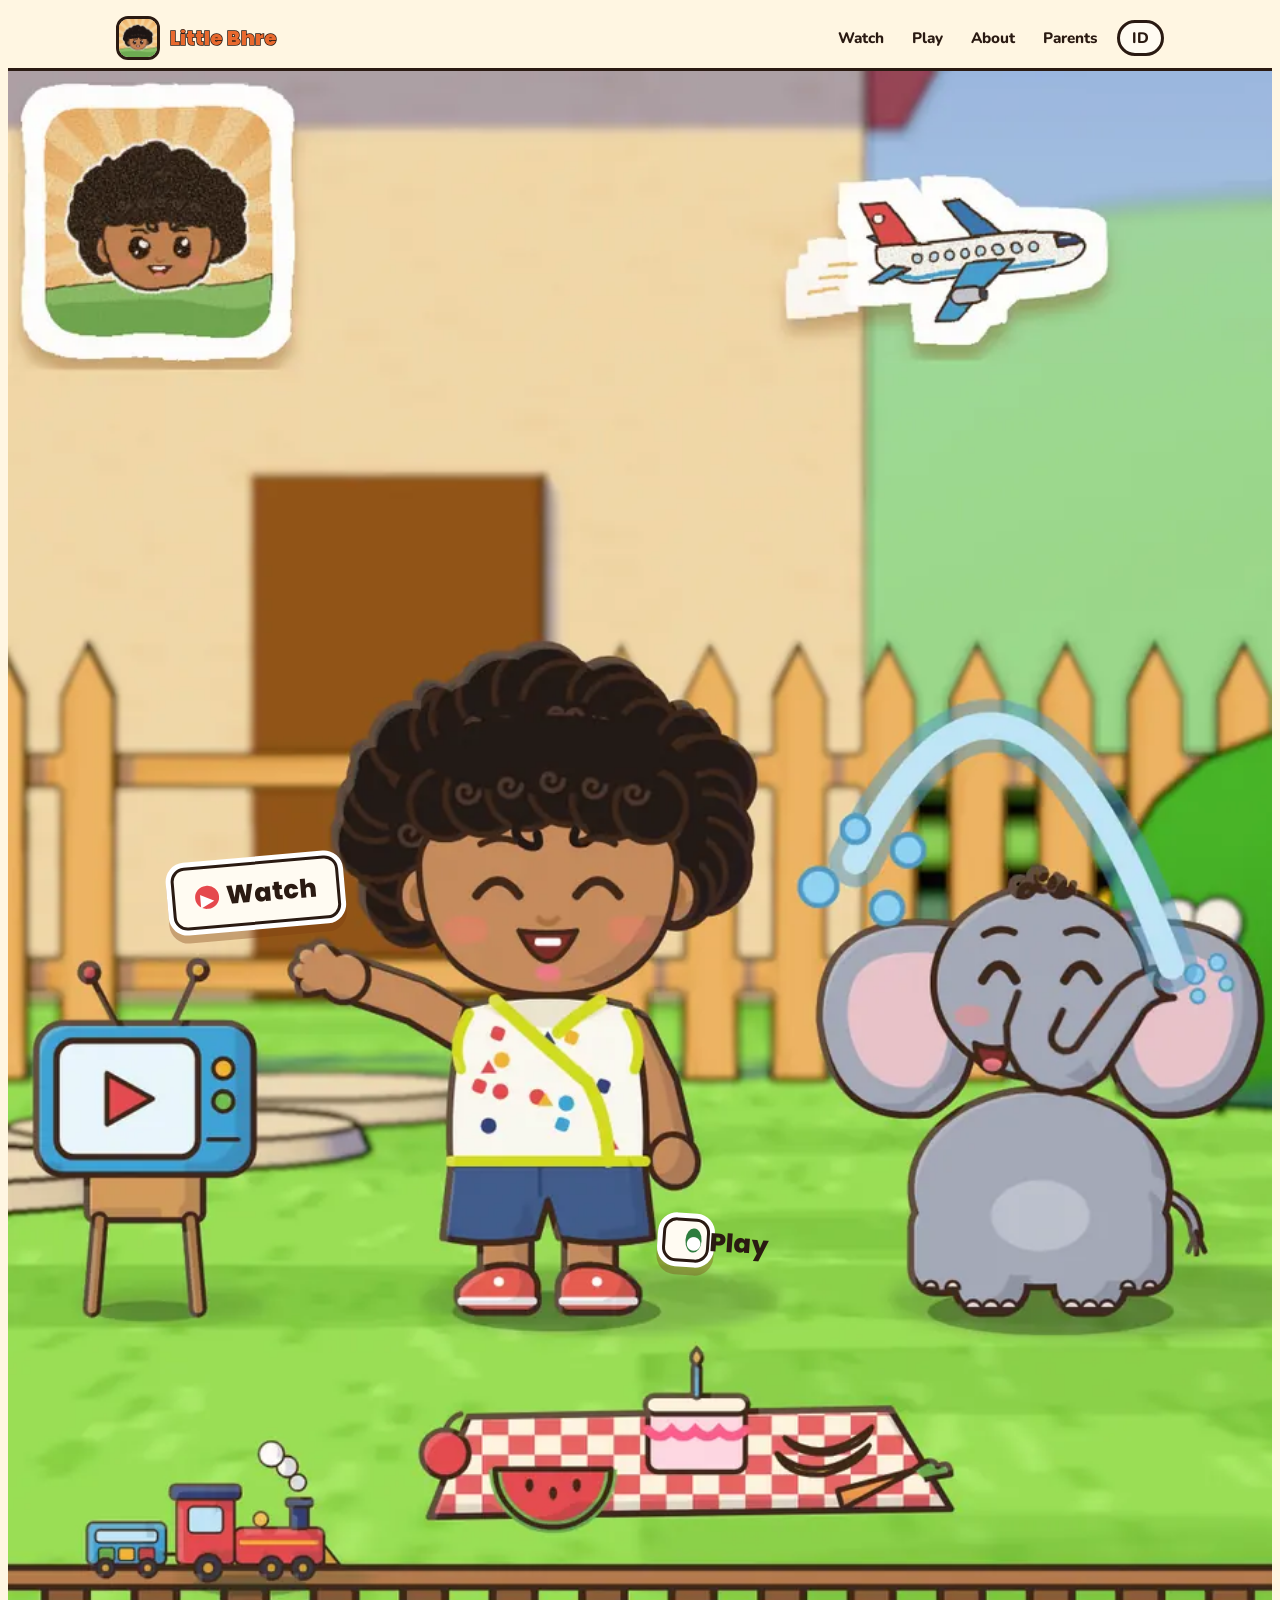
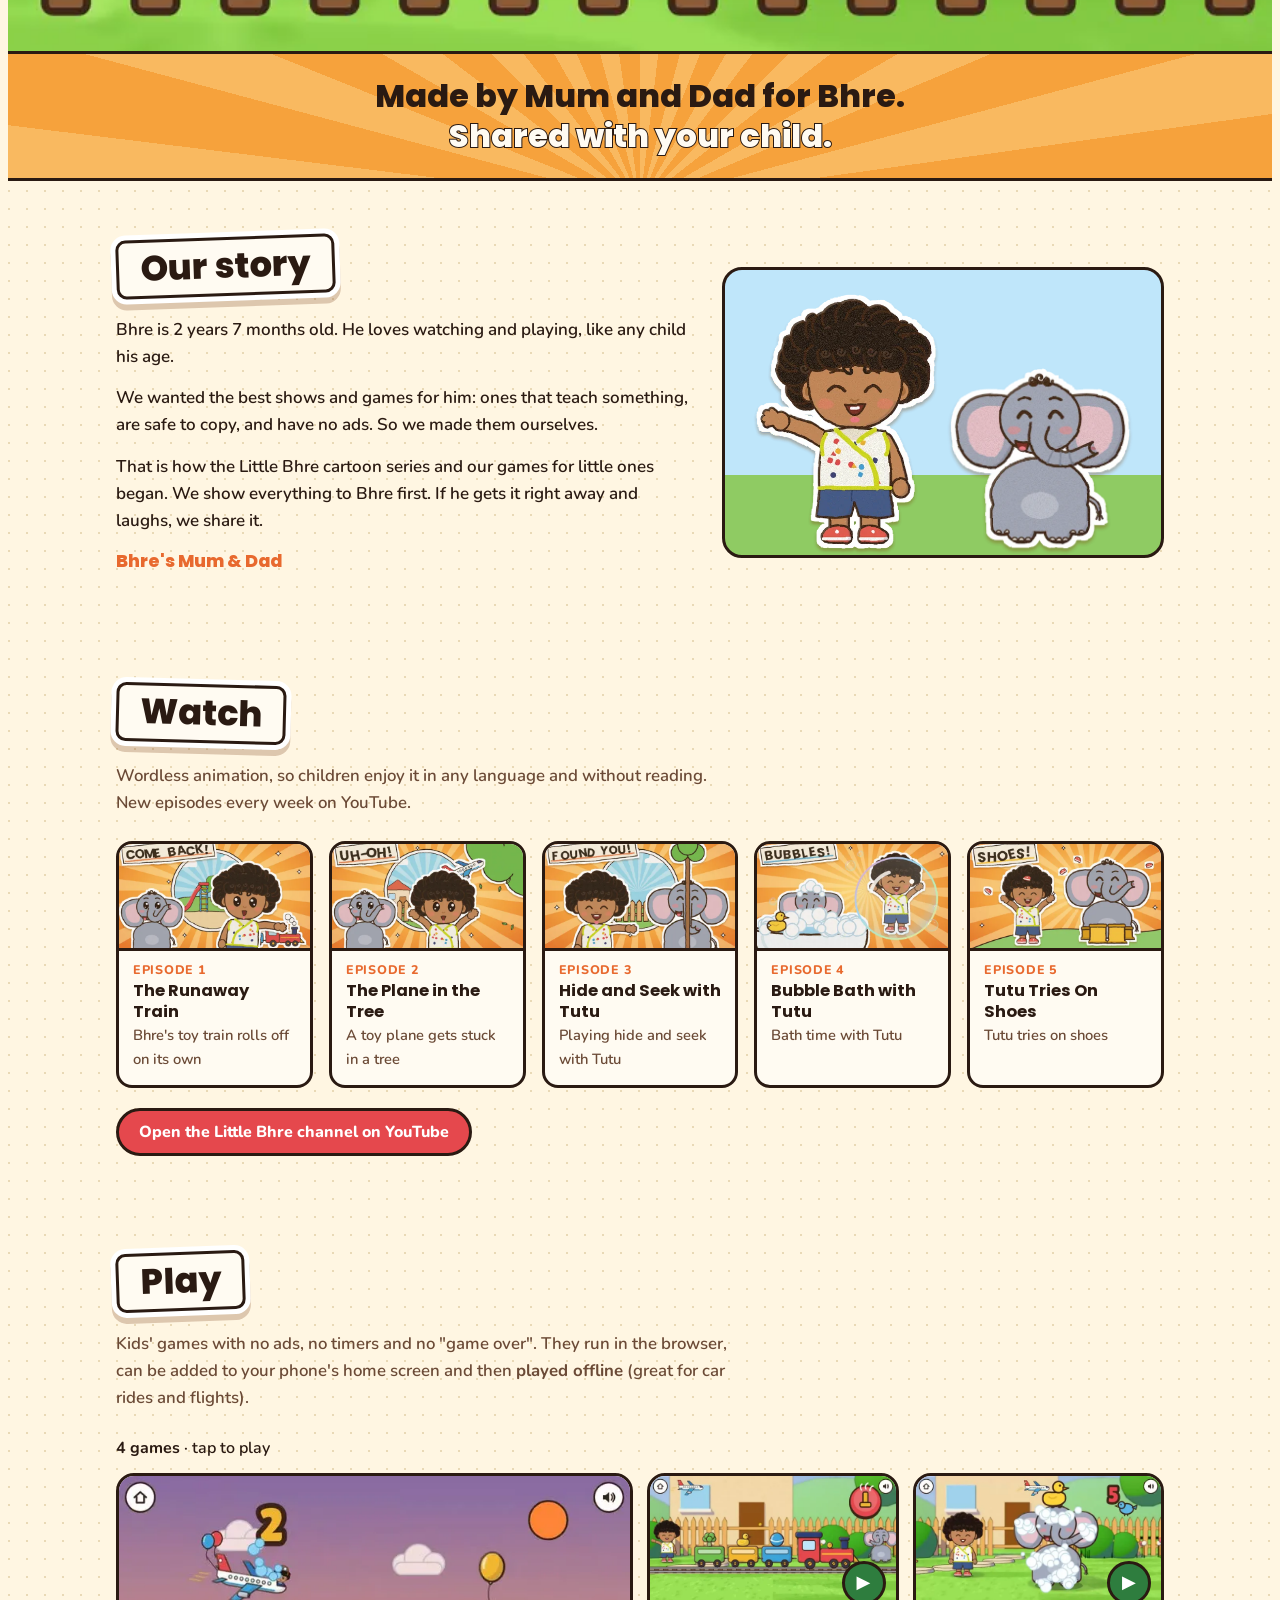
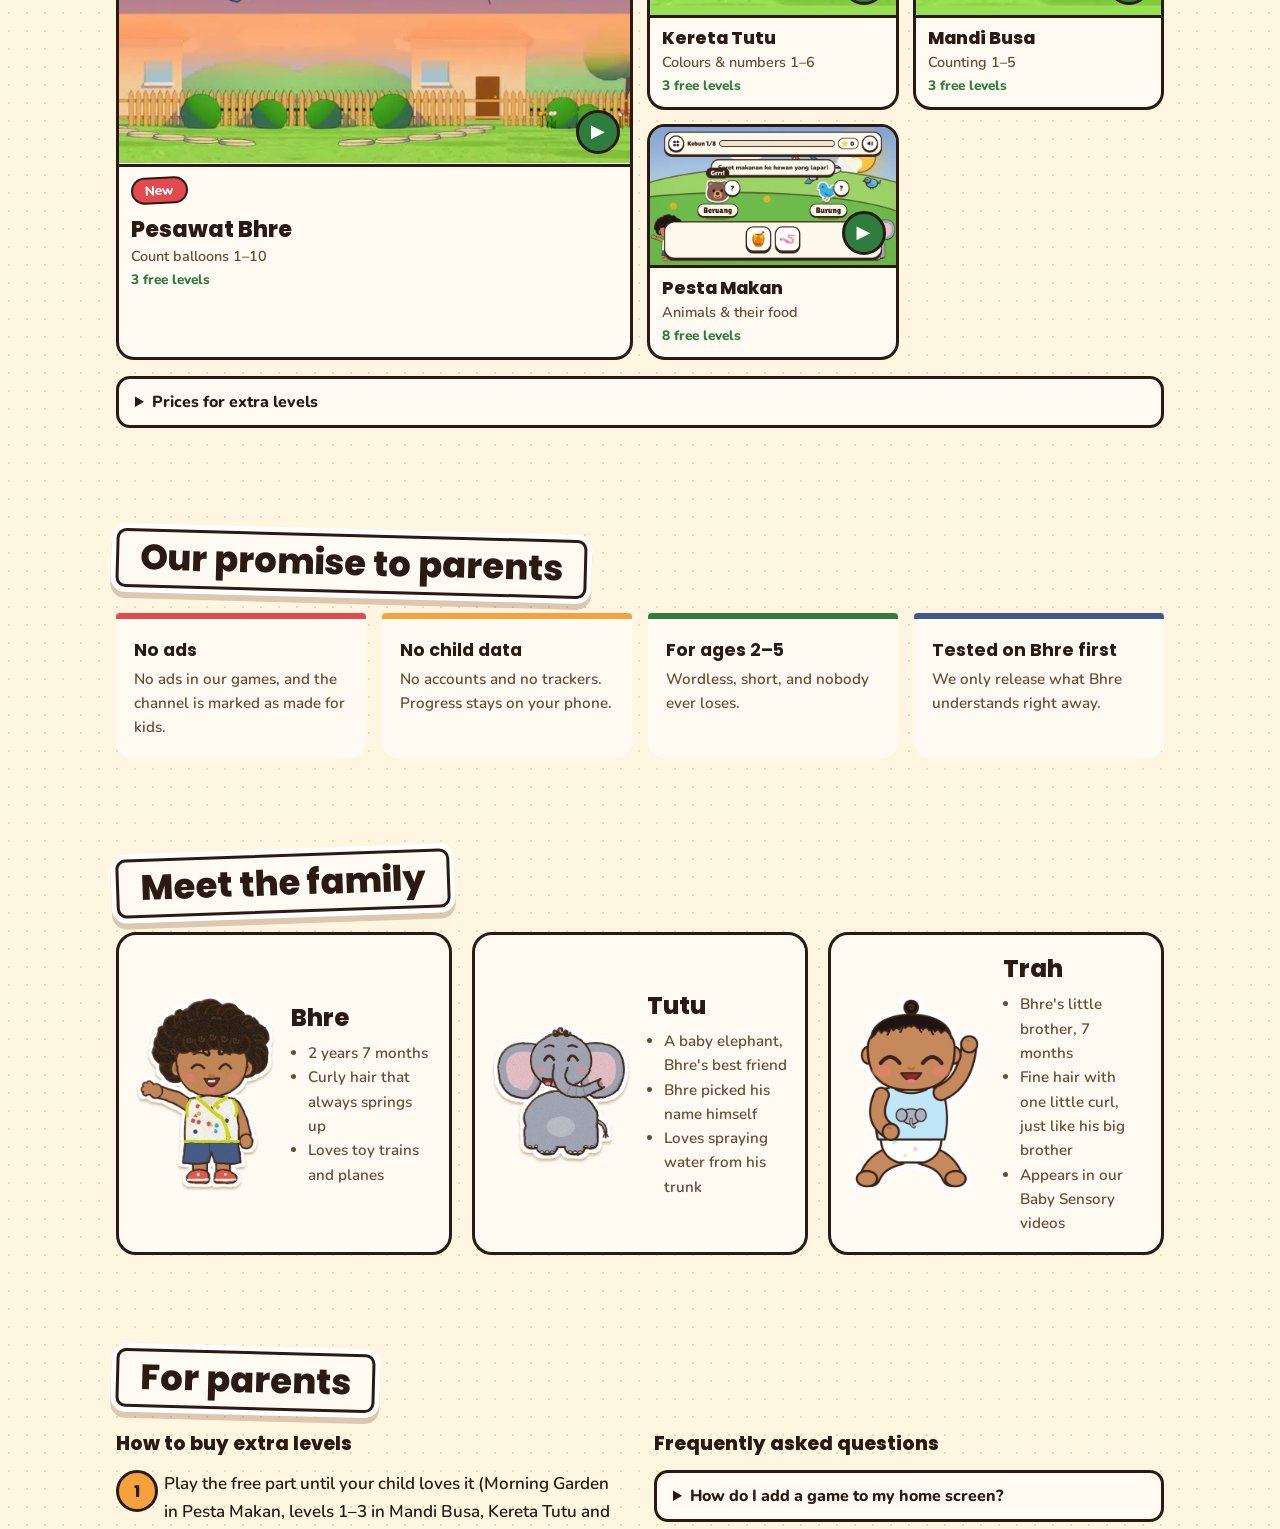
<file: index.html>
<!DOCTYPE html>
<html lang="id">
<head>
<meta charset="utf-8">
<meta name="viewport" content="width=device-width,initial-scale=1,viewport-fit=cover">
<title>Little Bhre: kartun tanpa dialog dan game anak 2–5 tahun</title>
<meta name="description" content="Dibuat ayah dan ibu untuk Bhre, dibagikan untuk anakmu. Animasi tanpa dialog dan game Pesta Makan, Mandi Busa, Kereta Tutu, serta Pesawat Bhre tanpa iklan untuk anak 2–5 tahun.">
<link rel="canonical" href="https://littlebhre.com/">
<meta property="og:title" content="Little Bhre">
<meta property="og:description" content="Dibuat ayah dan ibu untuk Bhre. Dibagikan untuk anakmu.">
<meta property="og:image" content="https://littlebhre.com/assets/og.jpg">
<meta property="og:url" content="https://littlebhre.com/">
<meta property="og:type" content="website">
<meta name="theme-color" content="#FFF6E2">
<link rel="alternate" hreflang="id" href="https://littlebhre.com/">
<link rel="alternate" hreflang="en" href="https://littlebhre.com/en/">
<link rel="alternate" hreflang="x-default" href="https://littlebhre.com/en/">
<script>/* bahasa: pilihan tersimpan > bahasa HP; non-Indonesia ke /en/ */
(()=>{let k=null;try{k=localStorage.getItem("lb_lang")}catch(e){}
 const id=(navigator.languages||[navigator.language||""]).some(l=>/^(id|ms|jv|su)/i.test(l));
 if(k==="en"||(!k&&!id))location.replace("/en/"+location.hash)})();</script>
<link rel="icon" href="/favicon.png">
<link rel="apple-touch-icon" href="/apple-touch-icon.png">
<link rel="preload" href="/assets/img/78f86405.webp" as="image" media="(min-width:641px)">
<link rel="preload" href="/assets/img/39d2de30.webp" as="image" media="(max-width:640px)">
<style>
@font-face{font-family:Poppins;font-weight:700;font-display:swap;src:url(/assets/fonts/poppins-latin-700-normal.woff2) format("woff2")}
@font-face{font-family:Poppins;font-weight:800;font-display:swap;src:url(/assets/fonts/poppins-latin-800-normal.woff2) format("woff2")}
@font-face{font-family:Nunito;font-weight:600;font-display:swap;src:url(/assets/fonts/nunito-latin-600-normal.woff2) format("woff2")}
@font-face{font-family:Nunito;font-weight:700;font-display:swap;src:url(/assets/fonts/nunito-latin-700-normal.woff2) format("woff2")}
@font-face{font-family:Nunito;font-weight:800;font-display:swap;src:url(/assets/fonts/nunito-latin-800-normal.woff2) format("woff2")}

/* game rack */
.count{margin:0 0 12px;font-size:1rem}
.rack{display:grid;grid-template-columns:repeat(auto-fit,minmax(160px,1fr));gap:14px}
.gc{display:flex;flex-direction:column;background:var(--page);border:3px solid var(--ink);border-radius:18px;overflow:hidden;text-decoration:none;color:var(--ink);transition:transform .15s}
.gc:hover{transform:translateY(-4px) rotate(-.5deg)}
.gc.feat{grid-column:1/-1}
.gc-art{position:relative;aspect-ratio:16/9;background:var(--sun);border-bottom:3px solid var(--ink)}
.gc-art img,.gc-art video{width:100%;height:100%;object-fit:cover;display:block}
.play{position:absolute;right:10px;bottom:10px;width:44px;height:44px;border-radius:50%;background:var(--grass-deep);color:#fff;border:3px solid var(--ink);display:grid;place-items:center;font-size:18px}
.gc-b{padding:10px 12px 12px;display:flex;flex-direction:column;gap:2px}
.gc-b b{font:800 1.1rem/1.2 var(--display)}
.gc.feat .gc-b b{font-size:1.4rem}
.gc-b .sk{font-size:.9rem;color:var(--ink-soft)}
.gc-b .fr{font:800 .85rem var(--body);color:var(--grass-deep)}
.gc-b .new{align-self:flex-start}
.prices{margin-top:16px}
.prices .worlds{margin:10px 0 0}
@media (min-width:900px){.rack{grid-template-columns:repeat(4,1fr)}.gc.feat{grid-column:span 2;grid-row:span 2}}
</style>
<style>
/* Layout: a storybook — the yard key visual opens the book, then each section is a page with a hand-cut sticker heading; single warm daytime theme by choice (the channel's own look). */
:root{
  --paper:#FFF6E2; --page:#FFFBF2; --sun:#F6A23C; --sun-deep:#E8692E; --ink:#2A1A12; --ink-soft:#6B4A36;
  --grass:#8FCB63; --grass-deep:#2E7D3E; --lime:#D4DD1E; --navy:#3D5A8C; --blush:#EE7F6E; --sky:#BFE6FA;
  --display:"Poppins","Arial Rounded MT Bold","Trebuchet MS",system-ui,sans-serif;
  --body:"Nunito","Trebuchet MS",system-ui,sans-serif;
  color-scheme:light;
}
*{box-sizing:border-box}
html{scroll-behavior:smooth}
@media (prefers-reduced-motion:reduce){html{scroll-behavior:auto}*{animation:none!important;transition:none!important}}
body{background:var(--paper);color:var(--ink);font:600 17px/1.6 var(--body);
  background-image:radial-gradient(#e9d9b6 1px,transparent 1.2px);background-size:18px 18px}
a{color:inherit}
img{max-width:100%;display:block}
.wrap{max-width:1080px;margin:0 auto;padding-left:max(16px,env(safe-area-inset-left,0px));padding-right:max(16px,env(safe-area-inset-right,0px))}
:focus-visible{outline:3px solid var(--navy);outline-offset:3px;border-radius:6px}

/* header */
header{position:sticky;top:env(safe-area-inset-top,0px);z-index:20;background:var(--paper);border-bottom:3px solid var(--ink)}
body::before{content:"";position:fixed;inset:0 0 auto;height:env(safe-area-inset-top,0px);z-index:21;background:var(--paper)}
header .wrap{display:flex;align-items:center;gap:14px;padding-block:8px}
.brand{display:flex;align-items:center;gap:10px;text-decoration:none;font:800 1.25rem var(--display);color:var(--sun-deep);
  -webkit-text-stroke:1.5px var(--ink);paint-order:stroke fill;white-space:nowrap}
.brand img{width:44px;height:44px;border-radius:12px;border:3px solid var(--ink)}
nav{margin-left:auto;display:flex;gap:4px;overflow-x:auto;scrollbar-width:none}
nav a{font:800 .95rem var(--body);text-decoration:none;padding:8px 12px;border-radius:999px;white-space:nowrap}
nav a:hover{background:#FFE7A8}
@media (max-width:640px){nav a.hide-s{display:none}.brand span{display:none}}

/* hero: the yard, two doors */
.hero{position:relative;border-bottom:3px solid var(--ink);background:var(--grass)}
.hero picture,.hero img{width:100%;height:auto}
.door{position:absolute;transform:translate(-50%,-50%) rotate(var(--r,-4deg));display:inline-flex;align-items:center;gap:8px;
  font:800 clamp(1rem,2.4vw,1.6rem) var(--display);text-decoration:none;color:var(--ink);background:var(--page);
  border:3px solid var(--ink);border-radius:14px;padding:.35em .8em;box-shadow:0 0 0 5px #fff,0 8px 0 5px rgba(122,58,16,.35);
  transition:transform .15s}
.door:hover{transform:translate(-50%,-55%) rotate(var(--r,-4deg)) scale(1.06)}
.door .ic{width:1.3em;height:1.3em;border-radius:50%;display:grid;place-items:center;color:#fff;font-size:.7em}
.door.watch{left:19.6%;top:52%;--r:-5deg}.door.watch .ic{background:#E5484D}
.door.play{left:53.6%;top:74%;--r:4deg}.door.play .ic{background:var(--grass-deep)}
@media (max-width:640px){.door.watch{left:22%;top:50%}.door.play{left:56%;top:76%}}
.tagline{background:var(--sun);border-bottom:3px solid var(--ink);
  background-image:repeating-conic-gradient(from 0deg at 50% 120%,#FFE7A855 0deg 7deg,transparent 7deg 15deg)}
.tagline .wrap{padding-block:22px;text-align:center}
.tagline p{margin:0;font:800 clamp(1.25rem,3.6vw,2rem)/1.25 var(--display);text-wrap:balance}
.tagline p span{display:block;color:var(--page);-webkit-text-stroke:2px var(--ink);paint-order:stroke fill}

/* pages */
section{padding-block:56px 40px}
.sticker-h{display:inline-block;margin:0 0 20px;font:800 clamp(1.5rem,4vw,2.2rem)/1.1 var(--display);background:var(--page);
  border:3px solid var(--ink);border-radius:10px;padding:.2em .6em;transform:rotate(-2deg);box-shadow:0 0 0 5px #fff,0 6px 0 5px rgba(122,58,16,.25)}
.sticker-h.alt{transform:rotate(1.5deg)}
.lead{max-width:62ch;margin:0 0 24px;color:var(--ink-soft);font-size:1.05rem}

/* story */
.story{display:grid;grid-template-columns:1.3fr 1fr;gap:32px;align-items:center}
.story-text p{margin:0 0 14px;max-width:58ch}
.sig{font:800 1.1rem var(--display);color:var(--sun-deep)}
.story-art{display:flex;align-items:flex-end;justify-content:center;gap:8px;background:var(--sky);border:3px solid var(--ink);border-radius:20px;
  padding:24px 16px 0;background-image:linear-gradient(transparent 72%,var(--grass) 72%)}
.story-art img{width:46%}
@media (max-width:760px){.story{grid-template-columns:1fr}}

/* watch */
.eps{display:grid;grid-template-columns:repeat(auto-fill,minmax(180px,1fr));gap:16px}
.ep{background:var(--page);border:3px solid var(--ink);border-radius:16px;overflow:hidden;text-decoration:none;display:flex;flex-direction:column;transition:transform .15s}
.ep:hover{transform:translateY(-4px) rotate(-.6deg)}
.ep img{aspect-ratio:16/9;width:100%;object-fit:cover;border-bottom:3px solid var(--ink)}
.ep div{padding:10px 14px 14px;display:flex;flex-direction:column;gap:2px}
.ep small{font:800 .78rem var(--body);letter-spacing:.06em;text-transform:uppercase;color:var(--sun-deep)}
.ep b{font:700 1.02rem/1.3 var(--display)}
.ep span{font-size:.92rem;color:var(--ink-soft)}
.more{display:inline-flex;margin-top:20px;font:800 1rem var(--body);background:#E5484D;color:#fff;border:3px solid var(--ink);border-radius:999px;padding:10px 20px;text-decoration:none}

/* play */
.game{display:grid;grid-template-columns:minmax(0,.9fr) minmax(0,1.1fr);gap:28px;align-items:center;background:var(--page);border:3px solid var(--ink);
  border-radius:24px;padding:24px;box-shadow:0 10px 0 rgba(122,58,16,.18)}
.game-art{position:relative;background:var(--sun);border:3px solid var(--ink);border-radius:18px;padding:18px 18px 10px;
  background-image:repeating-conic-gradient(from 0deg at 50% 45%,#FFE7A8aa 0deg 7deg,transparent 7deg 15deg);display:flex;flex-direction:column;align-items:center}
.game-art .hd{width:62%}
.game-art .tt{width:88%;margin-top:-10%}
.worlds{list-style:none;margin:0 0 18px;padding:0;display:flex;flex-direction:column;gap:8px}
.worlds li{display:grid;grid-template-columns:1fr auto;gap:2px 12px;align-items:baseline;padding:10px 14px;border-radius:12px;background:var(--paper)}
.worlds b{font:700 1.02rem var(--display)}
.worlds em{font-style:normal;font-weight:800;font-variant-numeric:tabular-nums;white-space:nowrap}
.worlds li.free em{color:var(--grass-deep)}
.worlds li.best{background:#FFE3E8}
.worlds span{grid-column:1/-1;font-size:.92rem;color:var(--ink-soft)}
.btns{display:flex;gap:10px;flex-wrap:wrap}
.btn{font:800 1.05rem var(--body);text-decoration:none;border:3px solid var(--ink);border-radius:999px;padding:11px 22px;display:inline-flex}
.btn.go{background:var(--grass-deep);color:#fff;box-shadow:0 5px 0 var(--ink)}
.btn.ghost{background:var(--page)}
.game+.game{margin-top:26px}
.game-art .pv{width:100%;margin-top:12px;border:3px solid var(--ink);border-radius:14px;background:#9fd27a;aspect-ratio:16/9;display:block}
.new{display:inline-block;font:800 .85rem var(--body);background:#E5484D;color:#fff;border:2px solid var(--ink);border-radius:999px;padding:2px 12px;margin-bottom:10px;transform:rotate(-3deg)}
.install{display:flex;gap:18px;align-items:flex-start;background:#E8F4FB;border:3px solid var(--ink);border-radius:24px;padding:20px;box-shadow:0 8px 0 rgba(122,58,16,.18)}
.install .ic{font-size:2.6rem;line-height:1}
.how{display:grid;grid-template-columns:repeat(3,1fr);gap:10px}.how div{background:var(--page);border:2px solid var(--ink);border-radius:14px;padding:10px 12px;display:flex;flex-direction:column;gap:4px;font-size:.95rem}
@media (max-width:760px){.how{grid-template-columns:1fr}.install{flex-direction:column}}
@media (max-width:760px){.game{grid-template-columns:1fr}}

/* promise */
.promises{display:grid;grid-template-columns:repeat(4,1fr);gap:16px}
.pr{padding:18px;border-top:6px solid var(--c);background:var(--page);border-radius:4px 4px 16px 16px}
.pr b{display:block;font:700 1.1rem var(--display);margin-bottom:4px}
.pr p{margin:0;font-size:.95rem;color:var(--ink-soft)}
@media (max-width:860px){.promises{grid-template-columns:repeat(2,1fr)}}
@media (max-width:460px){.promises{grid-template-columns:1fr}}

/* meet */
.meet{display:grid;grid-template-columns:repeat(auto-fit,minmax(300px,1fr));gap:20px}
.who{display:grid;grid-template-columns:140px 1fr;gap:16px;align-items:center;background:var(--page);border:3px solid var(--ink);border-radius:20px;padding:16px}
.who img{width:100%}
.who h3{margin:0 0 6px;font:800 1.5rem var(--display)}
.who ul{margin:0;padding-left:1.1em;color:var(--ink-soft);font-size:.95rem}
@media (max-width:760px){.meet{grid-template-columns:1fr}}
@media (max-width:420px){.who{grid-template-columns:96px 1fr}}

/* parents */
.parents{display:grid;grid-template-columns:1fr 1fr;gap:28px}
.steps{margin:0;padding:0;list-style:none;counter-reset:s;display:flex;flex-direction:column;gap:10px}
.steps li{counter-increment:s;display:grid;grid-template-columns:36px 1fr;gap:12px;align-items:start}
.steps li::before{content:counter(s);width:36px;height:36px;border-radius:50%;background:var(--sun);border:3px solid var(--ink);display:grid;place-items:center;font:800 1rem var(--display)}
details{background:var(--page);border:3px solid var(--ink);border-radius:14px;padding:12px 16px;margin-bottom:10px}
summary{font:800 1rem var(--body);cursor:pointer}
details p{margin:8px 0 0;color:var(--ink-soft);font-size:.95rem}
@media (max-width:760px){.parents{grid-template-columns:1fr}}
h3.sub{font:800 1.2rem var(--display);margin:0 0 12px}

/* footer */
footer{background:var(--ink);color:var(--paper);margin-top:40px}
footer .wrap{padding-block:32px;display:flex;flex-wrap:wrap;gap:24px;justify-content:space-between;align-items:center}
footer .wa{display:flex;align-items:center;gap:10px;flex-wrap:wrap}
footer .num{font:800 1.2rem var(--display);user-select:all;letter-spacing:.02em}
footer button{font:800 .9rem var(--body);background:var(--lime);color:var(--ink);border:0;border-radius:999px;padding:8px 14px;cursor:pointer}
footer .links{display:flex;gap:16px;flex-wrap:wrap}
footer .links a{color:var(--paper);font-weight:800}
footer small{display:block;width:100%;opacity:.7}
nav a.lang{border:3px solid var(--ink);background:var(--page);padding:5px 12px;margin-left:4px}
</style>
</head>
<body>
<header>
  <div class="wrap">
    <a class="brand" href="#top"><img src="/assets/img/2ba842e4.webp" alt=""><span>Little Bhre</span></a>
    <nav aria-label="Menu">
      <a href="#tonton">Tonton</a>
      <a href="#main">Main</a>
      <a class="hide-s" href="#tentang">Tentang</a>
      <a href="#orang-tua">Orang tua</a>
      <a class="lang" href="/en/" hreflang="en" lang="en" data-lang="en" aria-label="English">EN</a>
    </nav>
  </div>
</header>

<main id="top">
  <div class="hero">
    <picture>
      <source media="(max-width:640px)" srcset="/assets/img/39d2de30.webp">
      <img src="/assets/img/78f86405.webp" alt="Pagi di halaman rumah Bhre: Bhre melambai, Tutu si bayi gajah menyemprotkan air, TV kecil di bangku, tikar piknik penuh makanan, kereta mainan di rel, dan pesawat mainan di langit." width="1600" height="900">
    </picture>
    <a class="door watch" href="#tonton"><span class="ic">▶</span>Tonton</a>
    <a class="door play" href="#main"><span class="ic">●</span>Main</a>
  </div>

  <div class="tagline"><div class="wrap"><p>Dibuat ayah dan ibu untuk Bhre. <span>Dibagikan untuk anakmu.</span></p></div></div>

  <section id="tentang"><div class="wrap story">
    <div class="story-text">
      <h2 class="sticker-h">Cerita kami</h2>
      <p>Bhre berumur <span class="age" data-born="2024-04-19">2 tahun 6 bulan</span>. Dia suka menonton dan bermain, seperti anak seusianya.</p>
      <p>Kami ingin tontonan dan game terbaik untuknya: yang mengajarkan sesuatu, aman diikuti, dan tanpa iklan. Jadi kami membuatnya sendiri.</p>
      <p>Lahirlah serial animasi Little Bhre dan game anak yang ramah untuk usia dini. Setiap karya kami tunjukkan dulu ke Bhre. Kalau dia langsung paham dan tertawa, baru kami bagikan.</p>
      <p class="sig">Ayah &amp; Ibu Bhre</p>
    </div>
    <div class="story-art"><img src="/assets/img/f233f52d.webp" alt="Bhre melambai"><img src="/assets/img/1e8a3838.webp" alt="Tutu si bayi gajah"></div>
  </div></section>

  <section id="tonton"><div class="wrap">
    <h2 class="sticker-h alt">Tonton</h2>
    <p class="lead">Animasi tanpa dialog, jadi anak bisa menikmatinya tanpa harus bisa membaca. Episode baru tayang setiap minggu di YouTube.</p>
    <div class="eps">
      <a class="ep" href="https://www.youtube.com/@LittleBhre" target="_blank" rel="noopener"><img src="/assets/img/b482a9e2.webp" alt="" loading="lazy"><div><small>Episode 1</small><b>The Runaway Train</b><span>Kereta mainan Bhre melaju sendiri</span></div></a>
      <a class="ep" href="https://www.youtube.com/@LittleBhre" target="_blank" rel="noopener"><img src="/assets/img/e66107a1.webp" alt="" loading="lazy"><div><small>Episode 2</small><b>The Plane in the Tree</b><span>Pesawat mainan tersangkut di pohon</span></div></a>
      <a class="ep" href="https://www.youtube.com/@LittleBhre" target="_blank" rel="noopener"><img src="/assets/img/efaaf695.webp" alt="" loading="lazy"><div><small>Episode 3</small><b>Hide and Seek with Tutu</b><span>Petak umpet bersama Tutu</span></div></a>
      <a class="ep" href="https://www.youtube.com/@LittleBhre" target="_blank" rel="noopener"><img src="/assets/img/8c132d86.webp" alt="" loading="lazy"><div><small>Episode 4</small><b>Bubble Bath with Tutu</b><span>Mandi busa bersama Tutu</span></div></a>
      <a class="ep" href="https://www.youtube.com/@LittleBhre" target="_blank" rel="noopener"><img src="/assets/img/aa421051.webp" alt="" loading="lazy"><div><small>Episode 5</small><b>Tutu Tries On Shoes</b><span>Tutu mencoba sepatu</span></div></a>
    </div>
    <a class="more" href="https://www.youtube.com/@LittleBhre" target="_blank" rel="noopener">Buka channel Little Bhre di YouTube</a>
  </div></section>

  <section id="main"><div class="wrap">
    <h2 class="sticker-h">Main</h2>
    <p class="lead">Game anak tanpa iklan, tanpa batas waktu, dan tanpa kata "kalah". Dimainkan langsung di browser, bisa dipasang di layar utama HP, lalu <b>dimainkan tanpa internet</b> (cocok untuk di jalan atau di pesawat).</p>
    <p class="count"><b>4 game</b> · ketuk untuk main</p>
    <div class="rack">
      <a class="gc feat" href="/pesawat-bhre/"><div class="gc-art"><video src="/assets/img/pb_preview.mp4" poster="/assets/img/pb_preview.webp" muted loop playsinline preload="metadata" aria-label="Cuplikan Pesawat Bhre"></video><span class="play">▶</span></div><div class="gc-b"><span class="new">Baru</span><b>Pesawat Bhre</b><span class="sk">Berhitung balon 1–10</span><span class="fr">3 level gratis</span></div></a>
      <a class="gc" href="/kereta-tutu/"><div class="gc-art"><img src="/assets/img/kt_preview.webp" alt="Cuplikan Kereta Tutu" loading="lazy" width="640" height="360"><span class="play">▶</span></div><div class="gc-b"><b>Kereta Tutu</b><span class="sk">Warna & angka 1–6</span><span class="fr">3 level gratis</span></div></a>
      <a class="gc" href="/mandi-busa/"><div class="gc-art"><img src="/assets/img/mb_preview.webp" alt="Cuplikan Mandi Busa" loading="lazy" width="640" height="360"><span class="play">▶</span></div><div class="gc-b"><b>Mandi Busa</b><span class="sk">Berhitung 1–5</span><span class="fr">3 level gratis</span></div></a>
      <a class="gc" href="/pesta-makan/"><div class="gc-art"><img src="/assets/img/pm_preview.webp" alt="Cuplikan Pesta Makan" loading="lazy" width="640" height="360"><span class="play">▶</span></div><div class="gc-b"><b>Pesta Makan</b><span class="sk">Hewan & makanannya</span><span class="fr">8 level gratis</span></div></a>
    </div>
    <details class="prices"><summary>Harga level lanjutan tiap game</summary>
      <ul class="worlds">
        <li><b>Pesawat Bhre</b><em>Rp25.000</em><span>Level 4–10: hujan, burung, terbang malam, sampai 10 balon</span></li>
        <li><b>Kereta Tutu</b><em>Rp25.000</em><span>Level 4–10: sampai 6 gerbong, kereta senja dan malam</span></li>
        <li><b>Mandi Busa</b><em>Rp25.000</em><span>Level 4–10: buah, bebek, sepatu bot, pesawat, pesta busa</span></li>
        <li><b>Pesta Makan</b><em>Rp20.000–30.000</em><span>Taman Pesta Rp20.000, Hutan Malam Rp30.000, keduanya Rp25.000</span></li>
      </ul>
      <p style="margin:6px 0 0">Sekali bayar per game, tanpa langganan. <a href="#orang-tua">Cara beli</a></p>
    </details>
  </div></section>

  <section id="janji"><div class="wrap">
    <h2 class="sticker-h alt">Janji kami untuk orang tua</h2>
    <div class="promises">
      <div class="pr" style="--c:#E5484D"><b>Tanpa iklan</b><p>Tidak ada iklan di game, dan channel ditandai untuk anak.</p></div>
      <div class="pr" style="--c:var(--sun)"><b>Tanpa data anak</b><p>Tanpa akun dan tanpa pelacak. Progres hanya tersimpan di HP.</p></div>
      <div class="pr" style="--c:var(--grass-deep)"><b>Untuk usia 2–5</b><p>Tanpa dialog, durasi pendek, tidak ada yang kalah.</p></div>
      <div class="pr" style="--c:var(--navy)"><b>Dites ke Bhre dulu</b><p>Kalau Bhre langsung paham, baru kami rilis.</p></div>
    </div>
  </div></section>

  <section id="kenalan"><div class="wrap">
    <h2 class="sticker-h">Kenalan, yuk</h2>
    <div class="meet">
      <div class="who"><img src="/assets/img/f233f52d.webp" alt=""><div><h3>Bhre</h3><ul><li><span class="age" data-born="2024-04-19">2 tahun 6 bulan</span></li><li>Rambut ikal yang selalu mengembang</li><li>Suka kereta dan pesawat mainan</li></ul></div></div>
      <div class="who"><img src="/assets/img/1e8a3838.webp" alt=""><div><h3>Tutu</h3><ul><li>Bayi gajah sahabat Bhre</li><li>Namanya dipilih sendiri oleh Bhre</li><li>Suka menyemprotkan air dari belalainya</li></ul></div></div>
      <div class="who"><img src="/assets/img/trah.webp" alt="Trah, adik Bhre, melambai"><div><h3>Trah</h3><ul><li>Adik Bhre, <span class="age" data-born="2026-04-15">6 bulan</span></li><li>Rambut tipis dengan satu ikal kecil, mirip kakaknya</li><li>Bisa ditemui di video Baby Sensory</li></ul></div></div>
    </div>
  </div></section>

  <section id="orang-tua"><div class="wrap">
    <h2 class="sticker-h alt">Untuk orang tua</h2>
    <div class="parents">
      <div>
        <h3 class="sub">Cara membeli dunia atau level baru</h3>
        <ol class="steps">
          <li>Mainkan bagian gratisnya sampai anak suka (Kebun Pagi di Pesta Makan, Level 1–3 di Mandi Busa, Kereta Tutu, dan Pesawat Bhre).</li>
          <li>Ketuk dunia atau level yang bergembok, lalu jawab soal khusus orang dewasa.</li>
          <li>Bayar lewat QRIS, lalu tekan Kirim ke WhatsApp dan lampirkan bukti bayar.</li>
          <li>Kami membalas dengan kode unlock.</li>
          <li>Salin balasan kami, tempel di game, atau ketuk link di balasan. Semuanya langsung terbuka.</li>
        </ol>
      </div>
      <div>
        <h3 class="sub">Pertanyaan yang sering muncul</h3>
        <details><summary>Bagaimana memasang game di layar utama HP?</summary><p>Android: buka game di Chrome, lalu tekan tombol <b>📲 Pasang di HP</b> (atau menu ⋮ → <b>Instal aplikasi</b>). iPhone: buka di Safari, tekan tombol Bagikan → <b>Tambahkan ke Layar Utama</b>. Ikon game muncul seperti aplikasi dan tetap bisa dimainkan tanpa internet.</p></details>
        <details><summary>Saya ganti HP atau menghapus data browser</summary><p>Kode unlock terikat ke HP. Kirim bukti bayar lama ke WhatsApp kami, dan kami buatkan kode baru tanpa biaya.</p></details>
        <details><summary>Data apa yang dikumpulkan?</summary><p>Tidak ada. Game tidak memakai akun, iklan, atau pelacak. Pembayaran lewat QRIS dan percakapan WhatsApp hanya untuk mengirim kode.</p></details>
      </div>
    </div>
  </div></section>
  <section id="pasang"><div class="wrap">
    <div class="install">
      <div class="ic">📲</div>
      <div>
        <h3 class="sub" style="margin:0 0 6px">Pasang game di HP, main tanpa internet</h3>
        <p style="margin:0 0 10px">Semua game Little Bhre bisa dipasang seperti aplikasi. Setelah dipasang, ikonnya muncul di layar utama dan tetap bisa dimainkan di jalan atau di pesawat, tanpa internet.</p>
        <div class="how"><div><b>Android</b><span>Buka game di <b>Chrome</b> → tekan <b>📲 Pasang</b> di bawah layar menu (atau ⋮ → Instal aplikasi).</span></div>
          <div><b>iPhone</b><span>Buka game di <b>Safari</b> → <b>Bagikan</b> → <b>Tambahkan ke Layar Utama</b>.</span></div>
          <div><b>Dari WhatsApp?</b><span>Buka dulu di Chrome/Safari (⋮ → Buka di browser), baru pasang.</span></div></div>
      </div>
    </div>
  </div></section>
</main>

<footer><div class="wrap">
  <div class="wa"><span>WhatsApp</span><span class="num" id="wa">0815-9528-958</span><button id="copyWa" type="button">Salin nomor</button></div>
  <div class="links"><a href="https://www.youtube.com/@LittleBhre" target="_blank" rel="noopener">YouTube</a><a href="#orang-tua">Cara beli</a><a href="/privasi/">Kebijakan privasi</a></div>
  <small>© 2026 Little Bhre. Dibuat dengan sayang di rumah Bhre.</small>
</div></footer>

<script>
document.getElementById("copyWa").addEventListener("click",async e=>{const b=e.currentTarget;
  try{await navigator.clipboard.writeText("08159528958");b.textContent="Tersalin"}
  catch(_){const r=document.createRange();r.selectNodeContents(document.getElementById("wa"));const s=getSelection();s.removeAllRanges();s.addRange(r);b.textContent="Nomor terpilih"}
  setTimeout(()=>b.textContent="Salin nomor",1600)});
</script>

<script>
document.querySelectorAll(".age[data-born]").forEach(e=>{const b=new Date(e.dataset.born+"T00:00:00"),n=new Date();
  let m=(n.getFullYear()-b.getFullYear())*12+n.getMonth()-b.getMonth();if(n.getDate()<b.getDate())m--;
  const y=Math.floor(m/12),r=m%12;e.textContent=(y?y+" tahun":"")+(y&&r?" ":"")+(r||!y?r+" bulan":"")});
</script>
<script>
(()=>{const v=document.querySelector(".gc.feat video");if(!v)return;
 if(!("IntersectionObserver" in window)){v.play().catch(()=>{});return}
 new IntersectionObserver(es=>es.forEach(e=>e.isIntersecting?v.play().catch(()=>{}):v.pause()),{threshold:.4}).observe(v)})();
</script>
<script>
document.querySelectorAll("a[data-lang]").forEach(a=>a.addEventListener("click",()=>{try{localStorage.setItem("lb_lang",a.dataset.lang)}catch(e){}}));
</script>
</body></html>
</file>
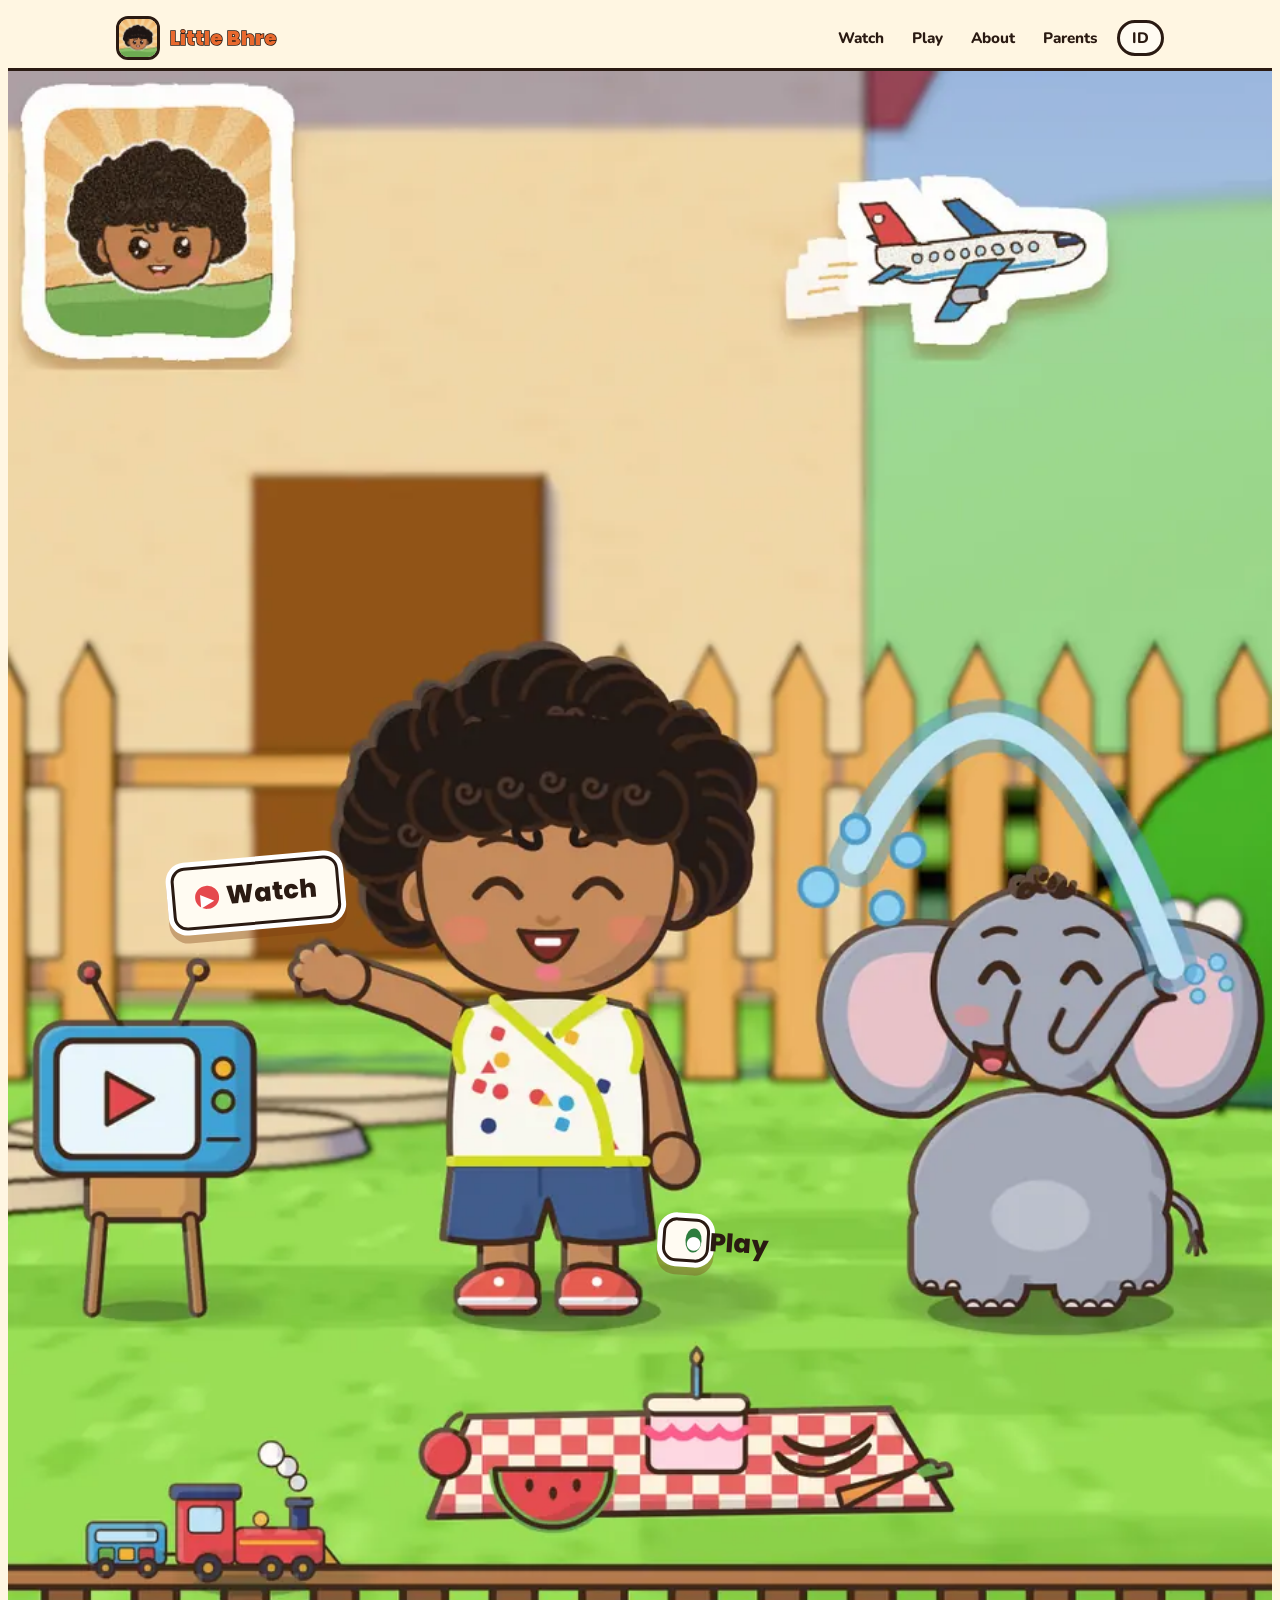
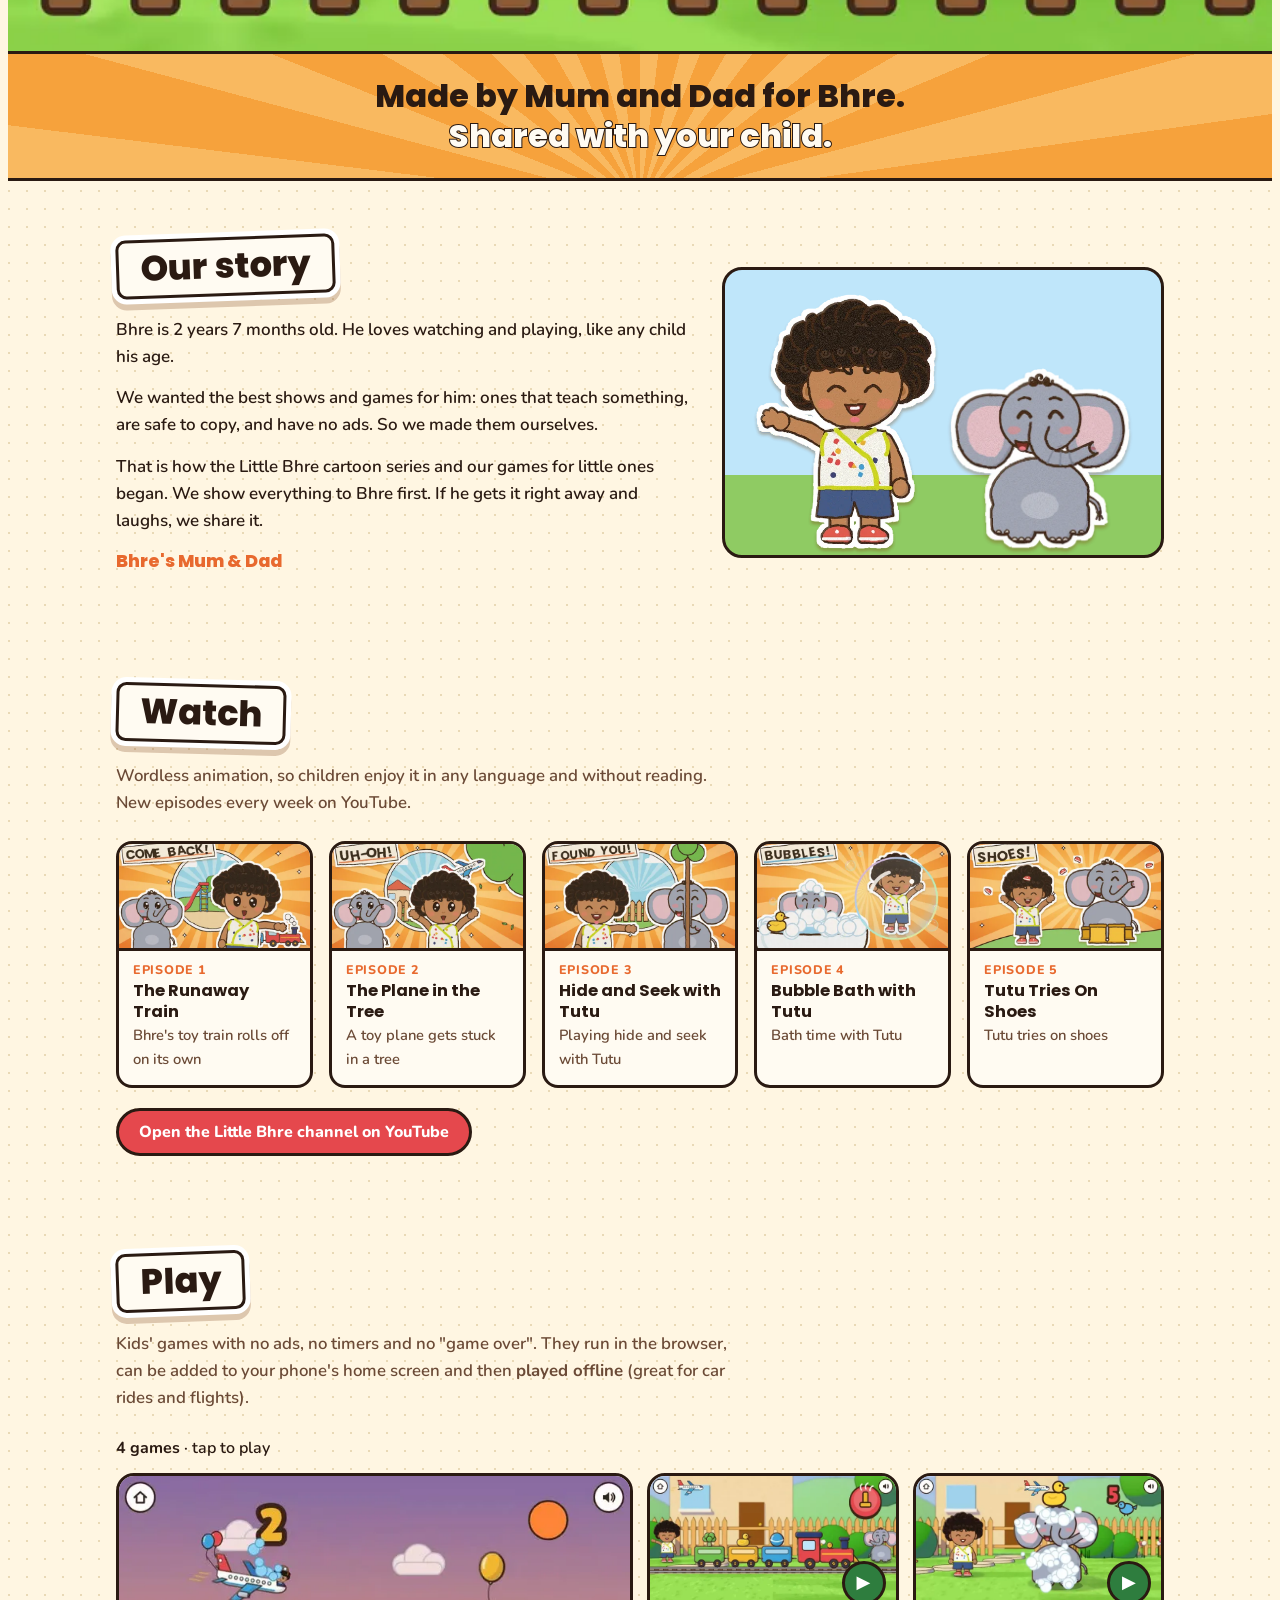
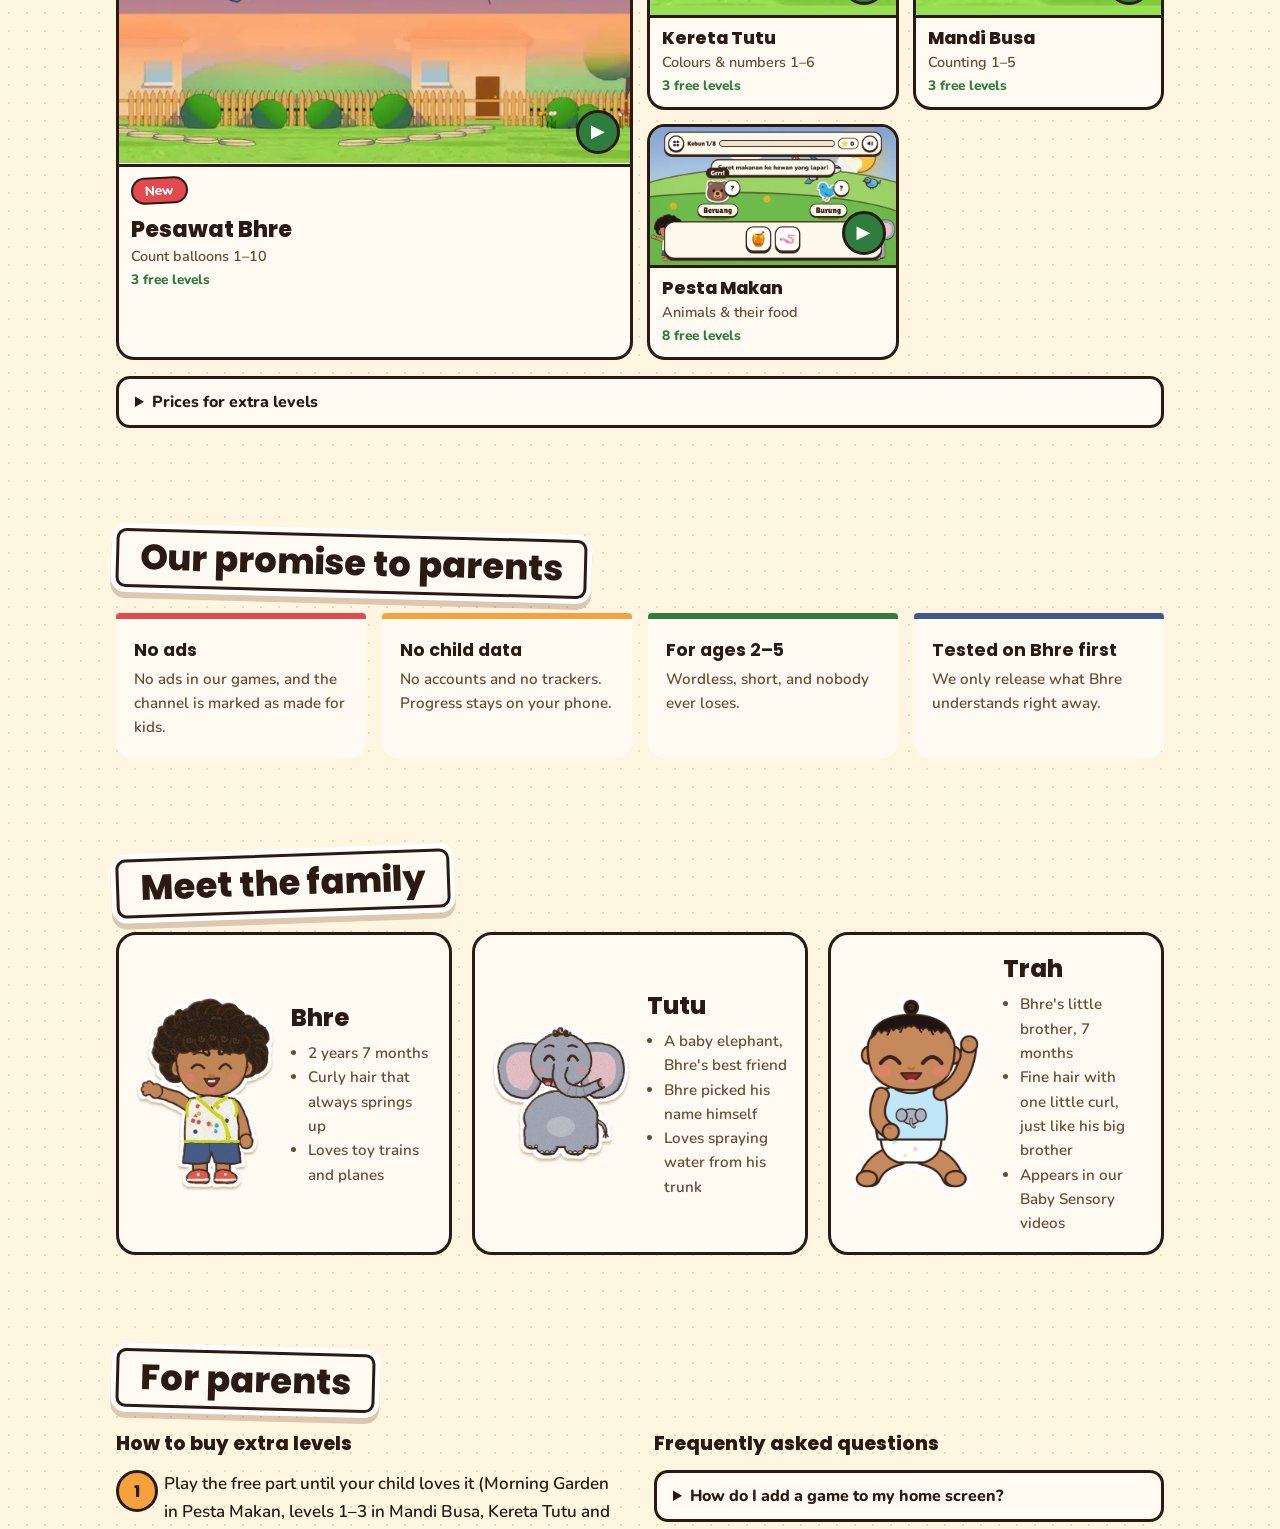
<file: en/index.html>
<!DOCTYPE html>
<html lang="en">
<head>
<meta charset="utf-8">
<meta name="viewport" content="width=device-width,initial-scale=1,viewport-fit=cover">
<title>Little Bhre: wordless cartoons and games for kids 2–5</title>
<meta name="description" content="Made by Mum and Dad for Bhre, shared with your child. Wordless animation and ad-free games for kids aged 2–5.">
<link rel="canonical" href="https://littlebhre.com/en/">
<meta property="og:title" content="Little Bhre">
<meta property="og:description" content="Made by Mum and Dad for Bhre. Shared with your child.">
<meta property="og:image" content="https://littlebhre.com/assets/og.jpg">
<meta property="og:url" content="https://littlebhre.com/en/">
<meta property="og:type" content="website">
<meta name="theme-color" content="#FFF6E2">
<link rel="alternate" hreflang="id" href="https://littlebhre.com/">
<link rel="alternate" hreflang="en" href="https://littlebhre.com/en/">
<link rel="alternate" hreflang="x-default" href="https://littlebhre.com/en/">
<script>/* bahasa: pilihan tersimpan > bahasa HP; non-Indonesia ke /en/ */
(()=>{let k=null;try{k=localStorage.getItem("lb_lang")}catch(e){}
 const id=(navigator.languages||[navigator.language||""]).some(l=>/^(id|ms|jv|su)/i.test(l));
 if(k==="id")location.replace("/"+location.hash)})();</script>
<link rel="icon" href="/favicon.png">
<link rel="apple-touch-icon" href="/apple-touch-icon.png">
<link rel="preload" href="/assets/img/78f86405.webp" as="image" media="(min-width:641px)">
<link rel="preload" href="/assets/img/39d2de30.webp" as="image" media="(max-width:640px)">
<style>
@font-face{font-family:Poppins;font-weight:700;font-display:swap;src:url(/assets/fonts/poppins-latin-700-normal.woff2) format("woff2")}
@font-face{font-family:Poppins;font-weight:800;font-display:swap;src:url(/assets/fonts/poppins-latin-800-normal.woff2) format("woff2")}
@font-face{font-family:Nunito;font-weight:600;font-display:swap;src:url(/assets/fonts/nunito-latin-600-normal.woff2) format("woff2")}
@font-face{font-family:Nunito;font-weight:700;font-display:swap;src:url(/assets/fonts/nunito-latin-700-normal.woff2) format("woff2")}
@font-face{font-family:Nunito;font-weight:800;font-display:swap;src:url(/assets/fonts/nunito-latin-800-normal.woff2) format("woff2")}

/* game rack */
.count{margin:0 0 12px;font-size:1rem}
.rack{display:grid;grid-template-columns:repeat(auto-fit,minmax(160px,1fr));gap:14px}
.gc{display:flex;flex-direction:column;background:var(--page);border:3px solid var(--ink);border-radius:18px;overflow:hidden;text-decoration:none;color:var(--ink);transition:transform .15s}
.gc:hover{transform:translateY(-4px) rotate(-.5deg)}
.gc.feat{grid-column:1/-1}
.gc-art{position:relative;aspect-ratio:16/9;background:var(--sun);border-bottom:3px solid var(--ink)}
.gc-art img,.gc-art video{width:100%;height:100%;object-fit:cover;display:block}
.play{position:absolute;right:10px;bottom:10px;width:44px;height:44px;border-radius:50%;background:var(--grass-deep);color:#fff;border:3px solid var(--ink);display:grid;place-items:center;font-size:18px}
.gc-b{padding:10px 12px 12px;display:flex;flex-direction:column;gap:2px}
.gc-b b{font:800 1.1rem/1.2 var(--display)}
.gc.feat .gc-b b{font-size:1.4rem}
.gc-b .sk{font-size:.9rem;color:var(--ink-soft)}
.gc-b .fr{font:800 .85rem var(--body);color:var(--grass-deep)}
.gc-b .new{align-self:flex-start}
.prices{margin-top:16px}
.prices .worlds{margin:10px 0 0}
@media (min-width:900px){.rack{grid-template-columns:repeat(4,1fr)}.gc.feat{grid-column:span 2;grid-row:span 2}}
</style>
<style>
/* Layout: a storybook — the yard key visual opens the book, then each section is a page with a hand-cut sticker heading; single warm daytime theme by choice (the channel's own look). */
:root{
  --paper:#FFF6E2; --page:#FFFBF2; --sun:#F6A23C; --sun-deep:#E8692E; --ink:#2A1A12; --ink-soft:#6B4A36;
  --grass:#8FCB63; --grass-deep:#2E7D3E; --lime:#D4DD1E; --navy:#3D5A8C; --blush:#EE7F6E; --sky:#BFE6FA;
  --display:"Poppins","Arial Rounded MT Bold","Trebuchet MS",system-ui,sans-serif;
  --body:"Nunito","Trebuchet MS",system-ui,sans-serif;
  color-scheme:light;
}
*{box-sizing:border-box}
html{scroll-behavior:smooth}
@media (prefers-reduced-motion:reduce){html{scroll-behavior:auto}*{animation:none!important;transition:none!important}}
body{background:var(--paper);color:var(--ink);font:600 17px/1.6 var(--body);
  background-image:radial-gradient(#e9d9b6 1px,transparent 1.2px);background-size:18px 18px}
a{color:inherit}
img{max-width:100%;display:block}
.wrap{max-width:1080px;margin:0 auto;padding-left:max(16px,env(safe-area-inset-left,0px));padding-right:max(16px,env(safe-area-inset-right,0px))}
:focus-visible{outline:3px solid var(--navy);outline-offset:3px;border-radius:6px}

/* header */
header{position:sticky;top:env(safe-area-inset-top,0px);z-index:20;background:var(--paper);border-bottom:3px solid var(--ink)}
body::before{content:"";position:fixed;inset:0 0 auto;height:env(safe-area-inset-top,0px);z-index:21;background:var(--paper)}
header .wrap{display:flex;align-items:center;gap:14px;padding-block:8px}
.brand{display:flex;align-items:center;gap:10px;text-decoration:none;font:800 1.25rem var(--display);color:var(--sun-deep);
  -webkit-text-stroke:1.5px var(--ink);paint-order:stroke fill;white-space:nowrap}
.brand img{width:44px;height:44px;border-radius:12px;border:3px solid var(--ink)}
nav{margin-left:auto;display:flex;gap:4px;overflow-x:auto;scrollbar-width:none}
nav a{font:800 .95rem var(--body);text-decoration:none;padding:8px 12px;border-radius:999px;white-space:nowrap}
nav a:hover{background:#FFE7A8}
@media (max-width:640px){nav a.hide-s{display:none}.brand span{display:none}}

/* hero: the yard, two doors */
.hero{position:relative;border-bottom:3px solid var(--ink);background:var(--grass)}
.hero picture,.hero img{width:100%;height:auto}
.door{position:absolute;transform:translate(-50%,-50%) rotate(var(--r,-4deg));display:inline-flex;align-items:center;gap:8px;
  font:800 clamp(1rem,2.4vw,1.6rem) var(--display);text-decoration:none;color:var(--ink);background:var(--page);
  border:3px solid var(--ink);border-radius:14px;padding:.35em .8em;box-shadow:0 0 0 5px #fff,0 8px 0 5px rgba(122,58,16,.35);
  transition:transform .15s}
.door:hover{transform:translate(-50%,-55%) rotate(var(--r,-4deg)) scale(1.06)}
.door .ic{width:1.3em;height:1.3em;border-radius:50%;display:grid;place-items:center;color:#fff;font-size:.7em}
.door.watch{left:19.6%;top:52%;--r:-5deg}.door.watch .ic{background:#E5484D}
.door.play{left:53.6%;top:74%;--r:4deg}.door.play .ic{background:var(--grass-deep)}
@media (max-width:640px){.door.watch{left:22%;top:50%}.door.play{left:56%;top:76%}}
.tagline{background:var(--sun);border-bottom:3px solid var(--ink);
  background-image:repeating-conic-gradient(from 0deg at 50% 120%,#FFE7A855 0deg 7deg,transparent 7deg 15deg)}
.tagline .wrap{padding-block:22px;text-align:center}
.tagline p{margin:0;font:800 clamp(1.25rem,3.6vw,2rem)/1.25 var(--display);text-wrap:balance}
.tagline p span{display:block;color:var(--page);-webkit-text-stroke:2px var(--ink);paint-order:stroke fill}

/* pages */
section{padding-block:56px 40px}
.sticker-h{display:inline-block;margin:0 0 20px;font:800 clamp(1.5rem,4vw,2.2rem)/1.1 var(--display);background:var(--page);
  border:3px solid var(--ink);border-radius:10px;padding:.2em .6em;transform:rotate(-2deg);box-shadow:0 0 0 5px #fff,0 6px 0 5px rgba(122,58,16,.25)}
.sticker-h.alt{transform:rotate(1.5deg)}
.lead{max-width:62ch;margin:0 0 24px;color:var(--ink-soft);font-size:1.05rem}

/* story */
.story{display:grid;grid-template-columns:1.3fr 1fr;gap:32px;align-items:center}
.story-text p{margin:0 0 14px;max-width:58ch}
.sig{font:800 1.1rem var(--display);color:var(--sun-deep)}
.story-art{display:flex;align-items:flex-end;justify-content:center;gap:8px;background:var(--sky);border:3px solid var(--ink);border-radius:20px;
  padding:24px 16px 0;background-image:linear-gradient(transparent 72%,var(--grass) 72%)}
.story-art img{width:46%}
@media (max-width:760px){.story{grid-template-columns:1fr}}

/* watch */
.eps{display:grid;grid-template-columns:repeat(auto-fill,minmax(180px,1fr));gap:16px}
.ep{background:var(--page);border:3px solid var(--ink);border-radius:16px;overflow:hidden;text-decoration:none;display:flex;flex-direction:column;transition:transform .15s}
.ep:hover{transform:translateY(-4px) rotate(-.6deg)}
.ep img{aspect-ratio:16/9;width:100%;object-fit:cover;border-bottom:3px solid var(--ink)}
.ep div{padding:10px 14px 14px;display:flex;flex-direction:column;gap:2px}
.ep small{font:800 .78rem var(--body);letter-spacing:.06em;text-transform:uppercase;color:var(--sun-deep)}
.ep b{font:700 1.02rem/1.3 var(--display)}
.ep span{font-size:.92rem;color:var(--ink-soft)}
.more{display:inline-flex;margin-top:20px;font:800 1rem var(--body);background:#E5484D;color:#fff;border:3px solid var(--ink);border-radius:999px;padding:10px 20px;text-decoration:none}

/* play */
.game{display:grid;grid-template-columns:minmax(0,.9fr) minmax(0,1.1fr);gap:28px;align-items:center;background:var(--page);border:3px solid var(--ink);
  border-radius:24px;padding:24px;box-shadow:0 10px 0 rgba(122,58,16,.18)}
.game-art{position:relative;background:var(--sun);border:3px solid var(--ink);border-radius:18px;padding:18px 18px 10px;
  background-image:repeating-conic-gradient(from 0deg at 50% 45%,#FFE7A8aa 0deg 7deg,transparent 7deg 15deg);display:flex;flex-direction:column;align-items:center}
.game-art .hd{width:62%}
.game-art .tt{width:88%;margin-top:-10%}
.worlds{list-style:none;margin:0 0 18px;padding:0;display:flex;flex-direction:column;gap:8px}
.worlds li{display:grid;grid-template-columns:1fr auto;gap:2px 12px;align-items:baseline;padding:10px 14px;border-radius:12px;background:var(--paper)}
.worlds b{font:700 1.02rem var(--display)}
.worlds em{font-style:normal;font-weight:800;font-variant-numeric:tabular-nums;white-space:nowrap}
.worlds li.free em{color:var(--grass-deep)}
.worlds li.best{background:#FFE3E8}
.worlds span{grid-column:1/-1;font-size:.92rem;color:var(--ink-soft)}
.btns{display:flex;gap:10px;flex-wrap:wrap}
.btn{font:800 1.05rem var(--body);text-decoration:none;border:3px solid var(--ink);border-radius:999px;padding:11px 22px;display:inline-flex}
.btn.go{background:var(--grass-deep);color:#fff;box-shadow:0 5px 0 var(--ink)}
.btn.ghost{background:var(--page)}
.game+.game{margin-top:26px}
.game-art .pv{width:100%;margin-top:12px;border:3px solid var(--ink);border-radius:14px;background:#9fd27a;aspect-ratio:16/9;display:block}
.new{display:inline-block;font:800 .85rem var(--body);background:#E5484D;color:#fff;border:2px solid var(--ink);border-radius:999px;padding:2px 12px;margin-bottom:10px;transform:rotate(-3deg)}
.install{display:flex;gap:18px;align-items:flex-start;background:#E8F4FB;border:3px solid var(--ink);border-radius:24px;padding:20px;box-shadow:0 8px 0 rgba(122,58,16,.18)}
.install .ic{font-size:2.6rem;line-height:1}
.how{display:grid;grid-template-columns:repeat(3,1fr);gap:10px}.how div{background:var(--page);border:2px solid var(--ink);border-radius:14px;padding:10px 12px;display:flex;flex-direction:column;gap:4px;font-size:.95rem}
@media (max-width:760px){.how{grid-template-columns:1fr}.install{flex-direction:column}}
@media (max-width:760px){.game{grid-template-columns:1fr}}

/* promise */
.promises{display:grid;grid-template-columns:repeat(4,1fr);gap:16px}
.pr{padding:18px;border-top:6px solid var(--c);background:var(--page);border-radius:4px 4px 16px 16px}
.pr b{display:block;font:700 1.1rem var(--display);margin-bottom:4px}
.pr p{margin:0;font-size:.95rem;color:var(--ink-soft)}
@media (max-width:860px){.promises{grid-template-columns:repeat(2,1fr)}}
@media (max-width:460px){.promises{grid-template-columns:1fr}}

/* meet */
.meet{display:grid;grid-template-columns:repeat(auto-fit,minmax(300px,1fr));gap:20px}
.who{display:grid;grid-template-columns:140px 1fr;gap:16px;align-items:center;background:var(--page);border:3px solid var(--ink);border-radius:20px;padding:16px}
.who img{width:100%}
.who h3{margin:0 0 6px;font:800 1.5rem var(--display)}
.who ul{margin:0;padding-left:1.1em;color:var(--ink-soft);font-size:.95rem}
@media (max-width:760px){.meet{grid-template-columns:1fr}}
@media (max-width:420px){.who{grid-template-columns:96px 1fr}}

/* parents */
.parents{display:grid;grid-template-columns:1fr 1fr;gap:28px}
.steps{margin:0;padding:0;list-style:none;counter-reset:s;display:flex;flex-direction:column;gap:10px}
.steps li{counter-increment:s;display:grid;grid-template-columns:36px 1fr;gap:12px;align-items:start}
.steps li::before{content:counter(s);width:36px;height:36px;border-radius:50%;background:var(--sun);border:3px solid var(--ink);display:grid;place-items:center;font:800 1rem var(--display)}
details{background:var(--page);border:3px solid var(--ink);border-radius:14px;padding:12px 16px;margin-bottom:10px}
summary{font:800 1rem var(--body);cursor:pointer}
details p{margin:8px 0 0;color:var(--ink-soft);font-size:.95rem}
@media (max-width:760px){.parents{grid-template-columns:1fr}}
h3.sub{font:800 1.2rem var(--display);margin:0 0 12px}

/* footer */
footer{background:var(--ink);color:var(--paper);margin-top:40px}
footer .wrap{padding-block:32px;display:flex;flex-wrap:wrap;gap:24px;justify-content:space-between;align-items:center}
footer .wa{display:flex;align-items:center;gap:10px;flex-wrap:wrap}
footer .num{font:800 1.2rem var(--display);user-select:all;letter-spacing:.02em}
footer button{font:800 .9rem var(--body);background:var(--lime);color:var(--ink);border:0;border-radius:999px;padding:8px 14px;cursor:pointer}
footer .links{display:flex;gap:16px;flex-wrap:wrap}
footer .links a{color:var(--paper);font-weight:800}
footer small{display:block;width:100%;opacity:.7}
nav a.lang{border:3px solid var(--ink);background:var(--page);padding:5px 12px;margin-left:4px}
</style>
</head>
<body>
<header>
  <div class="wrap">
    <a class="brand" href="#top"><img src="/assets/img/2ba842e4.webp" alt=""><span>Little Bhre</span></a>
    <nav aria-label="Menu">
      <a href="#tonton">Watch</a>
      <a href="#main">Play</a>
      <a class="hide-s" href="#tentang">About</a>
      <a href="#orang-tua">Parents</a>
      <a class="lang" href="/" hreflang="id" lang="id" data-lang="id" aria-label="Bahasa Indonesia">ID</a>
    </nav>
  </div>
</header>

<main id="top">
  <div class="hero">
    <picture>
      <source media="(max-width:640px)" srcset="/assets/img/39d2de30.webp">
      <img src="/assets/img/78f86405.webp" alt="Morning in Bhre's yard: Bhre waves, Tutu the baby elephant sprays water, a little TV on a bench, a picnic mat full of food, a toy train on its track and a toy plane in the sky." width="1600" height="900">
    </picture>
    <a class="door watch" href="#tonton"><span class="ic">▶</span>Watch</a>
    <a class="door play" href="#main"><span class="ic">●</span>Play</a>
  </div>

  <div class="tagline"><div class="wrap"><p>Made by Mum and Dad for Bhre. <span>Shared with your child.</span></p></div></div>

  <section id="tentang"><div class="wrap story">
    <div class="story-text">
      <h2 class="sticker-h">Our story</h2>
      <p>Bhre is <span class="age" data-born="2024-04-19">2 years 6 months</span> old. He loves watching and playing, like any child his age.</p>
      <p>We wanted the best shows and games for him: ones that teach something, are safe to copy, and have no ads. So we made them ourselves.</p>
      <p>That is how the Little Bhre cartoon series and our games for little ones began. We show everything to Bhre first. If he gets it right away and laughs, we share it.</p>
      <p class="sig">Bhre's Mum &amp; Dad</p>
    </div>
    <div class="story-art"><img src="/assets/img/f233f52d.webp" alt="Bhre waving"><img src="/assets/img/1e8a3838.webp" alt="Tutu the baby elephant"></div>
  </div></section>

  <section id="tonton"><div class="wrap">
    <h2 class="sticker-h alt">Watch</h2>
    <p class="lead">Wordless animation, so children enjoy it in any language and without reading. New episodes every week on YouTube.</p>
    <div class="eps">
      <a class="ep" href="https://www.youtube.com/@LittleBhre" target="_blank" rel="noopener"><img src="/assets/img/b482a9e2.webp" alt="" loading="lazy"><div><small>Episode 1</small><b>The Runaway Train</b><span>Bhre's toy train rolls off on its own</span></div></a>
      <a class="ep" href="https://www.youtube.com/@LittleBhre" target="_blank" rel="noopener"><img src="/assets/img/e66107a1.webp" alt="" loading="lazy"><div><small>Episode 2</small><b>The Plane in the Tree</b><span>A toy plane gets stuck in a tree</span></div></a>
      <a class="ep" href="https://www.youtube.com/@LittleBhre" target="_blank" rel="noopener"><img src="/assets/img/efaaf695.webp" alt="" loading="lazy"><div><small>Episode 3</small><b>Hide and Seek with Tutu</b><span>Playing hide and seek with Tutu</span></div></a>
      <a class="ep" href="https://www.youtube.com/@LittleBhre" target="_blank" rel="noopener"><img src="/assets/img/8c132d86.webp" alt="" loading="lazy"><div><small>Episode 4</small><b>Bubble Bath with Tutu</b><span>Bath time with Tutu</span></div></a>
      <a class="ep" href="https://www.youtube.com/@LittleBhre" target="_blank" rel="noopener"><img src="/assets/img/aa421051.webp" alt="" loading="lazy"><div><small>Episode 5</small><b>Tutu Tries On Shoes</b><span>Tutu tries on shoes</span></div></a>
    </div>
    <a class="more" href="https://www.youtube.com/@LittleBhre" target="_blank" rel="noopener">Open the Little Bhre channel on YouTube</a>
  </div></section>

  <section id="main"><div class="wrap">
    <h2 class="sticker-h">Play</h2>
    <p class="lead">Kids' games with no ads, no timers and no "game over". They run in the browser, can be added to your phone's home screen and then <b>played offline</b> (great for car rides and flights).</p>
    <p class="count"><b>4 games</b> · tap to play</p>
    <div class="rack">
      <a class="gc feat" href="/pesawat-bhre/"><div class="gc-art"><video src="/assets/img/pb_preview.mp4" poster="/assets/img/pb_preview.webp" muted loop playsinline preload="metadata" aria-label="Pesawat Bhre gameplay"></video><span class="play">▶</span></div><div class="gc-b"><span class="new">New</span><b>Pesawat Bhre</b><span class="sk">Count balloons 1–10</span><span class="fr">3 free levels</span></div></a>
      <a class="gc" href="/kereta-tutu/"><div class="gc-art"><img src="/assets/img/kt_preview.webp" alt="Kereta Tutu gameplay" loading="lazy" width="640" height="360"><span class="play">▶</span></div><div class="gc-b"><b>Kereta Tutu</b><span class="sk">Colours & numbers 1–6</span><span class="fr">3 free levels</span></div></a>
      <a class="gc" href="/mandi-busa/"><div class="gc-art"><img src="/assets/img/mb_preview.webp" alt="Mandi Busa gameplay" loading="lazy" width="640" height="360"><span class="play">▶</span></div><div class="gc-b"><b>Mandi Busa</b><span class="sk">Counting 1–5</span><span class="fr">3 free levels</span></div></a>
      <a class="gc" href="/pesta-makan/"><div class="gc-art"><img src="/assets/img/pm_preview.webp" alt="Pesta Makan gameplay" loading="lazy" width="640" height="360"><span class="play">▶</span></div><div class="gc-b"><b>Pesta Makan</b><span class="sk">Animals & their food</span><span class="fr">8 free levels</span></div></a>
    </div>
    <details class="prices"><summary>Prices for extra levels</summary>
      <ul class="worlds">
        <li><b>Pesawat Bhre</b><em>Rp25.000</em><span>Levels 4–10: rain, birds, night flights, up to 10 balloons</span></li>
        <li><b>Kereta Tutu</b><em>Rp25.000</em><span>Levels 4–10: up to 6 wagons, sunset and night trains</span></li>
        <li><b>Mandi Busa</b><em>Rp25.000</em><span>Levels 4–10: fruit, ducks, boots, a plane, a bubble party</span></li>
        <li><b>Pesta Makan</b><em>Rp20.000–30.000</em><span>Party Garden Rp20,000, Night Forest Rp30,000, both Rp25,000</span></li>
      </ul>
      <p style="margin:6px 0 0">One-time payment per game, no subscription. For now extra levels can only be paid with Indonesian QRIS (Rp = Indonesian rupiah). <a href="#orang-tua">How to buy</a></p>
    </details>
  </div></section>

  <section id="janji"><div class="wrap">
    <h2 class="sticker-h alt">Our promise to parents</h2>
    <div class="promises">
      <div class="pr" style="--c:#E5484D"><b>No ads</b><p>No ads in our games, and the channel is marked as made for kids.</p></div>
      <div class="pr" style="--c:var(--sun)"><b>No child data</b><p>No accounts and no trackers. Progress stays on your phone.</p></div>
      <div class="pr" style="--c:var(--grass-deep)"><b>For ages 2–5</b><p>Wordless, short, and nobody ever loses.</p></div>
      <div class="pr" style="--c:var(--navy)"><b>Tested on Bhre first</b><p>We only release what Bhre understands right away.</p></div>
    </div>
  </div></section>

  <section id="kenalan"><div class="wrap">
    <h2 class="sticker-h">Meet the family</h2>
    <div class="meet">
      <div class="who"><img src="/assets/img/f233f52d.webp" alt=""><div><h3>Bhre</h3><ul><li><span class="age" data-born="2024-04-19">2 years 6 months</span></li><li>Curly hair that always springs up</li><li>Loves toy trains and planes</li></ul></div></div>
      <div class="who"><img src="/assets/img/1e8a3838.webp" alt=""><div><h3>Tutu</h3><ul><li>A baby elephant, Bhre's best friend</li><li>Bhre picked his name himself</li><li>Loves spraying water from his trunk</li></ul></div></div>
      <div class="who"><img src="/assets/img/trah.webp" alt="Trah, Bhre's little brother, waving"><div><h3>Trah</h3><ul><li>Bhre's little brother, <span class="age" data-born="2026-04-15">6 months</span></li><li>Fine hair with one little curl, just like his big brother</li><li>Appears in our Baby Sensory videos</li></ul></div></div>
    </div>
  </div></section>

  <section id="orang-tua"><div class="wrap">
    <h2 class="sticker-h alt">For parents</h2>
    <div class="parents">
      <div>
        <h3 class="sub">How to buy extra levels</h3>
        <ol class="steps">
          <li>Play the free part until your child loves it (Morning Garden in Pesta Makan, levels 1–3 in Mandi Busa, Kereta Tutu and Pesawat Bhre).</li>
          <li>Tap a locked world or level and answer the grown-ups-only question.</li>
          <li>Pay with QRIS (Indonesian payment only for now), then tap Send to WhatsApp and attach the receipt.</li>
          <li>We reply with an unlock code.</li>
          <li>Copy our reply into the game, or tap the link in it. Everything opens right away.</li>
        </ol>
      </div>
      <div>
        <h3 class="sub">Frequently asked questions</h3>
        <details><summary>How do I add a game to my home screen?</summary><p>Android: open the game in Chrome and tap <b>📲 Install</b> (or menu ⋮ → <b>Install app</b>). iPhone: open it in Safari, tap Share → <b>Add to Home Screen</b>. The game icon appears like an app and works without internet.</p></details>
        <details><summary>I changed phones or cleared my browser data</summary><p>Unlock codes are tied to one phone. Send your old receipt to our WhatsApp and we will make a new code for free.</p></details>
        <details><summary>What data do you collect?</summary><p>None from the games: no accounts, ads or trackers. The QRIS payment and WhatsApp chat are only used to send your code.</p></details>
      </div>
    </div>
  </div></section>
  <section id="pasang"><div class="wrap">
    <div class="install">
      <div class="ic">📲</div>
      <div>
        <h3 class="sub" style="margin:0 0 6px">Install the games, play offline</h3>
        <p style="margin:0 0 10px">Every Little Bhre game can be installed like an app. Once installed, its icon sits on your home screen and it plays in the car or on a plane, without internet.</p>
        <div class="how"><div><b>Android</b><span>Open the game in <b>Chrome</b> → tap <b>📲 Install</b> under the menu screen (or ⋮ → Install app).</span></div>
          <div><b>iPhone</b><span>Open the game in <b>Safari</b> → <b>Share</b> → <b>Add to Home Screen</b>.</span></div>
          <div><b>From WhatsApp?</b><span>Open it in Chrome/Safari first (⋮ → Open in browser), then install.</span></div></div>
      </div>
    </div>
  </div></section>
</main>

<footer><div class="wrap">
  <div class="wa"><span>WhatsApp</span><span class="num" id="wa">0815-9528-958</span><button id="copyWa" type="button">Copy number</button></div>
  <div class="links"><a href="https://www.youtube.com/@LittleBhre" target="_blank" rel="noopener">YouTube</a><a href="#orang-tua">How to buy</a><a href="/en/privacy/">Privacy policy</a></div>
  <small>© 2026 Little Bhre. Made with love at Bhre's home in Indonesia.</small>
</div></footer>

<script>
document.getElementById("copyWa").addEventListener("click",async e=>{const b=e.currentTarget;
  try{await navigator.clipboard.writeText("08159528958");b.textContent="Copied"}
  catch(_){const r=document.createRange();r.selectNodeContents(document.getElementById("wa"));const s=getSelection();s.removeAllRanges();s.addRange(r);b.textContent="Number selected"}
  setTimeout(()=>b.textContent="Copy number",1600)});
</script>

<script>
document.querySelectorAll(".age[data-born]").forEach(e=>{const b=new Date(e.dataset.born+"T00:00:00"),n=new Date();
  let m=(n.getFullYear()-b.getFullYear())*12+n.getMonth()-b.getMonth();if(n.getDate()<b.getDate())m--;
  const y=Math.floor(m/12),r=m%12;e.textContent=(y?y+(y>1?" years":" year"):"")+(y&&r?" ":"")+(r||!y?r+(r===1?" month":" months"):"")});
</script>
<script>
(()=>{const v=document.querySelector(".gc.feat video");if(!v)return;
 if(!("IntersectionObserver" in window)){v.play().catch(()=>{});return}
 new IntersectionObserver(es=>es.forEach(e=>e.isIntersecting?v.play().catch(()=>{}):v.pause()),{threshold:.4}).observe(v)})();
</script>
<script>
document.querySelectorAll("a[data-lang]").forEach(a=>a.addEventListener("click",()=>{try{localStorage.setItem("lb_lang",a.dataset.lang)}catch(e){}}));
</script>
</body></html>
</file>
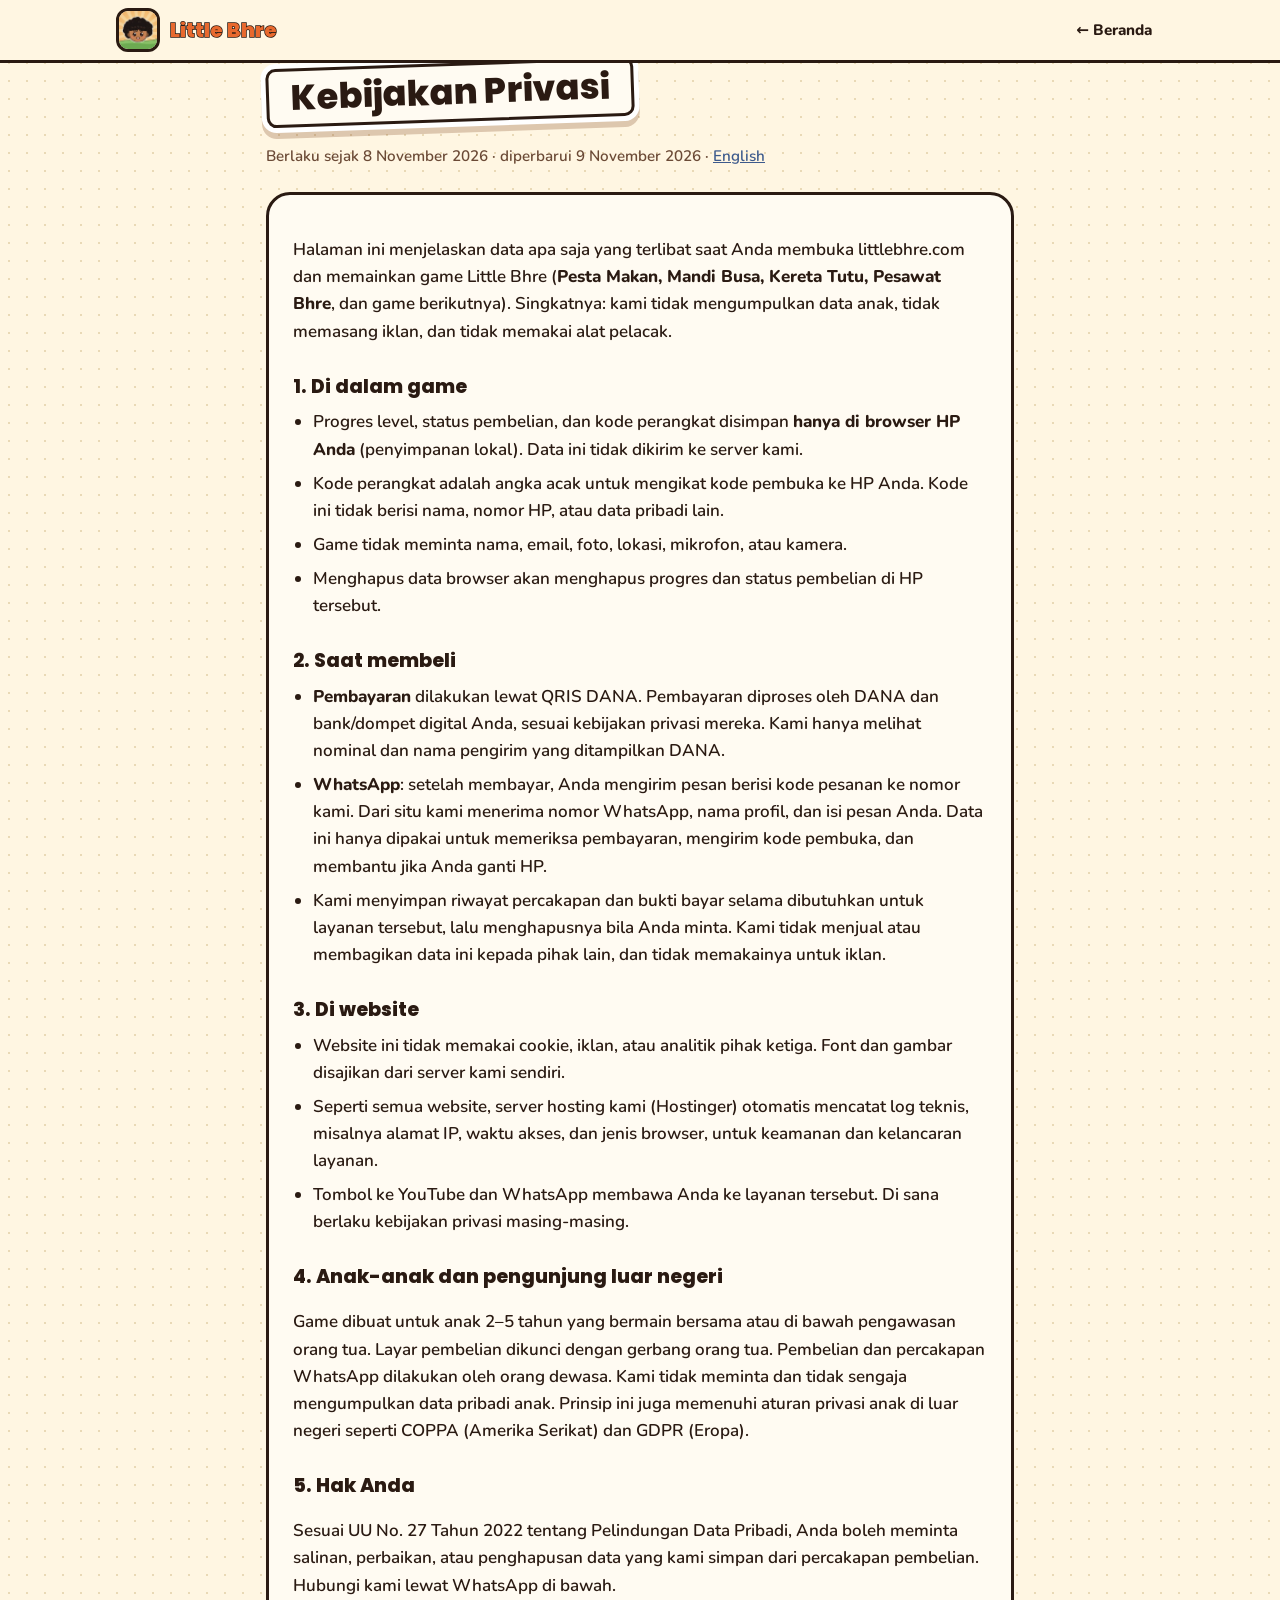
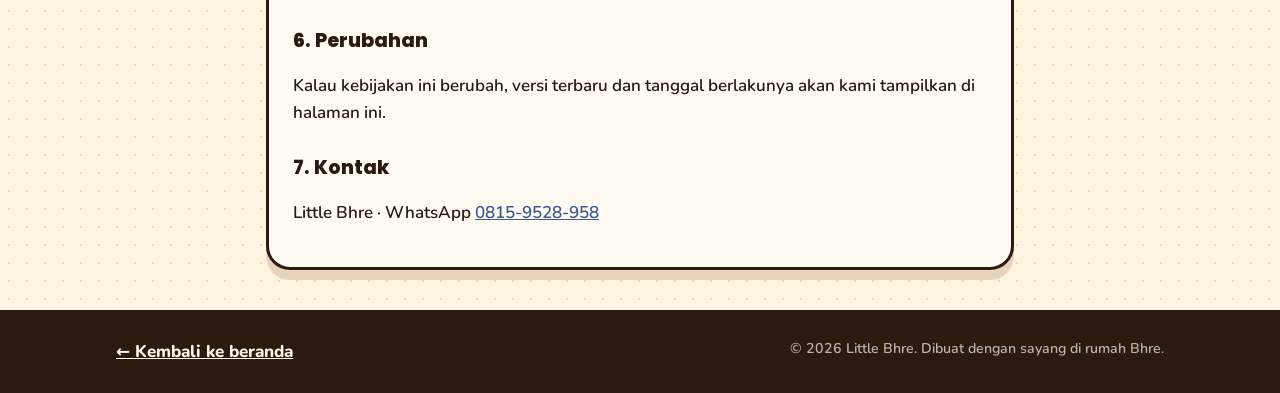
<file: privasi/index.html>
<!DOCTYPE html>
<html lang="id">
<head>
<meta charset="utf-8">
<meta name="viewport" content="width=device-width,initial-scale=1">
<title>Kebijakan Privasi · Little Bhre</title>
<meta name="description" content="Kebijakan privasi website dan game Little Bhre.">
<link rel="canonical" href="https://littlebhre.com/privasi/">
<meta name="theme-color" content="#FFF6E2">
<link rel="alternate" hreflang="en" href="https://littlebhre.com/en/privacy/">
<link rel="icon" href="/favicon.png">
<link rel="stylesheet" href="/assets/site.css">
</head>
<body>
<header><div class="wrap"><a class="brand" href="/"><img src="/assets/img/2ba842e4.webp" alt="" width="44" height="44">Little Bhre</a><nav><a href="/">← Beranda</a></nav></div></header>
<main class="wrap">
<h1 class="sticker-h">Kebijakan Privasi</h1>
<p class="small">Berlaku sejak 8 November 2026 · diperbarui 9 November 2026 · <a href="/en/privacy/" hreflang="en" data-lang="en">English</a></p>
<article class="card">

<p>Halaman ini menjelaskan data apa saja yang terlibat saat Anda membuka littlebhre.com dan memainkan game Little Bhre (<b>Pesta Makan, Mandi Busa, Kereta Tutu, Pesawat Bhre</b>, dan game berikutnya). Singkatnya: kami tidak mengumpulkan data anak, tidak memasang iklan, dan tidak memakai alat pelacak.</p>

<h2>1. Di dalam game</h2>
<ul>
  <li>Progres level, status pembelian, dan kode perangkat disimpan <b>hanya di browser HP Anda</b> (penyimpanan lokal). Data ini tidak dikirim ke server kami.</li>
  <li>Kode perangkat adalah angka acak untuk mengikat kode pembuka ke HP Anda. Kode ini tidak berisi nama, nomor HP, atau data pribadi lain.</li>
  <li>Game tidak meminta nama, email, foto, lokasi, mikrofon, atau kamera.</li>
  <li>Menghapus data browser akan menghapus progres dan status pembelian di HP tersebut.</li>
</ul>

<h2>2. Saat membeli</h2>
<ul>
  <li><b>Pembayaran</b> dilakukan lewat QRIS DANA. Pembayaran diproses oleh DANA dan bank/dompet digital Anda, sesuai kebijakan privasi mereka. Kami hanya melihat nominal dan nama pengirim yang ditampilkan DANA.</li>
  <li><b>WhatsApp</b>: setelah membayar, Anda mengirim pesan berisi kode pesanan ke nomor kami. Dari situ kami menerima nomor WhatsApp, nama profil, dan isi pesan Anda. Data ini hanya dipakai untuk memeriksa pembayaran, mengirim kode pembuka, dan membantu jika Anda ganti HP.</li>
  <li>Kami menyimpan riwayat percakapan dan bukti bayar selama dibutuhkan untuk layanan tersebut, lalu menghapusnya bila Anda minta. Kami tidak menjual atau membagikan data ini kepada pihak lain, dan tidak memakainya untuk iklan.</li>
</ul>

<h2>3. Di website</h2>
<ul>
  <li>Website ini tidak memakai cookie, iklan, atau analitik pihak ketiga. Font dan gambar disajikan dari server kami sendiri.</li>
  <li>Seperti semua website, server hosting kami (Hostinger) otomatis mencatat log teknis, misalnya alamat IP, waktu akses, dan jenis browser, untuk keamanan dan kelancaran layanan.</li>
  <li>Tombol ke YouTube dan WhatsApp membawa Anda ke layanan tersebut. Di sana berlaku kebijakan privasi masing-masing.</li>
</ul>

<h2>4. Anak-anak dan pengunjung luar negeri</h2>
<p>Game dibuat untuk anak 2–5 tahun yang bermain bersama atau di bawah pengawasan orang tua. Layar pembelian dikunci dengan gerbang orang tua. Pembelian dan percakapan WhatsApp dilakukan oleh orang dewasa. Kami tidak meminta dan tidak sengaja mengumpulkan data pribadi anak. Prinsip ini juga memenuhi aturan privasi anak di luar negeri seperti COPPA (Amerika Serikat) dan GDPR (Eropa).</p>

<h2>5. Hak Anda</h2>
<p>Sesuai UU No. 27 Tahun 2022 tentang Pelindungan Data Pribadi, Anda boleh meminta salinan, perbaikan, atau penghapusan data yang kami simpan dari percakapan pembelian. Hubungi kami lewat WhatsApp di bawah.</p>

<h2>6. Perubahan</h2>
<p>Kalau kebijakan ini berubah, versi terbaru dan tanggal berlakunya akan kami tampilkan di halaman ini.</p>

<h2>7. Kontak</h2>
<p>Little Bhre · WhatsApp <a href="https://wa.me/628159528958">0815-9528-958</a></p>
</article>
</main>
<footer><div class="wrap"><a href="/">← Kembali ke beranda</a><small>© 2026 Little Bhre. Dibuat dengan sayang di rumah Bhre.</small></div></footer>
<script>document.querySelectorAll("a[data-lang]").forEach(a=>a.addEventListener("click",()=>{try{localStorage.setItem("lb_lang",a.dataset.lang)}catch(e){}}));</script>
</body>
</html>
</file>
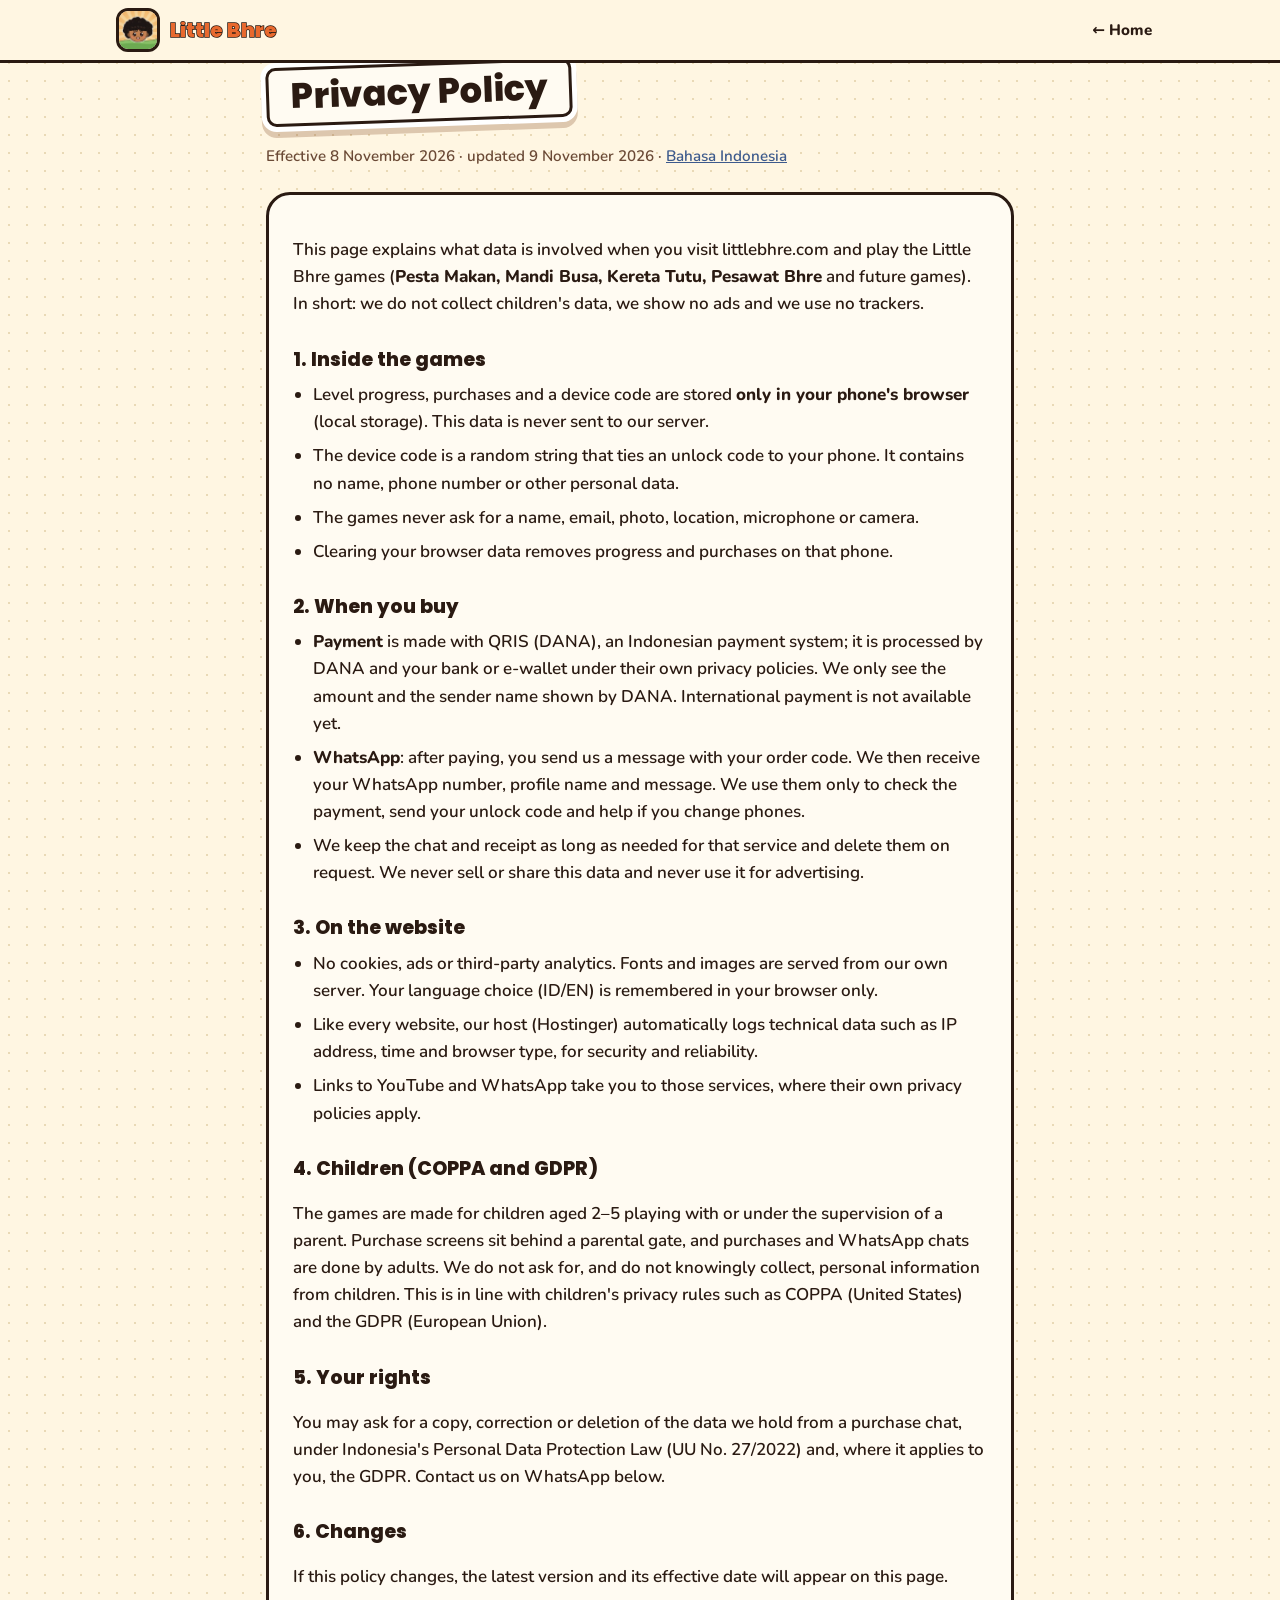
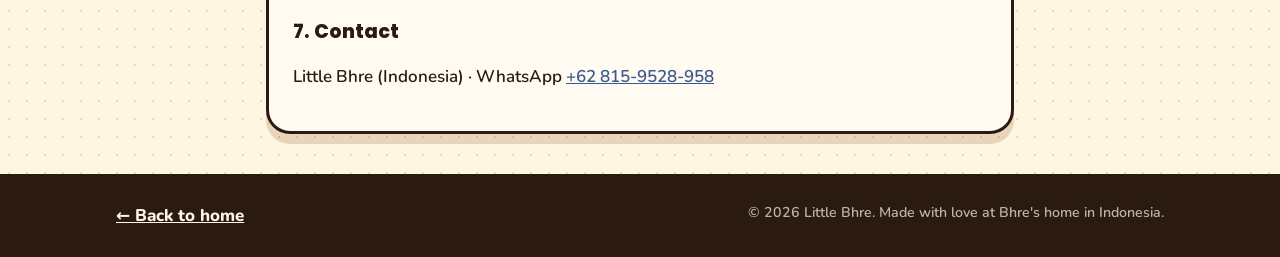
<file: en/privacy/index.html>
<!DOCTYPE html>
<html lang="en">
<head>
<meta charset="utf-8">
<meta name="viewport" content="width=device-width,initial-scale=1">
<title>Privacy Policy · Little Bhre</title>
<meta name="description" content="Privacy policy for the Little Bhre website and games.">
<link rel="canonical" href="https://littlebhre.com/en/privacy/">
<meta name="theme-color" content="#FFF6E2">
<link rel="alternate" hreflang="id" href="https://littlebhre.com/privasi/">
<link rel="icon" href="/favicon.png">
<link rel="stylesheet" href="/assets/site.css">
</head>
<body>
<header><div class="wrap"><a class="brand" href="/en/"><img src="/assets/img/2ba842e4.webp" alt="" width="44" height="44">Little Bhre</a><nav><a href="/en/">← Home</a></nav></div></header>
<main class="wrap">
<h1 class="sticker-h">Privacy Policy</h1>
<p class="small">Effective 8 November 2026 · updated 9 November 2026 · <a href="/privasi/" hreflang="id" data-lang="id">Bahasa Indonesia</a></p>
<article class="card">

<p>This page explains what data is involved when you visit littlebhre.com and play the Little Bhre games (<b>Pesta Makan, Mandi Busa, Kereta Tutu, Pesawat Bhre</b> and future games). In short: we do not collect children's data, we show no ads and we use no trackers.</p>

<h2>1. Inside the games</h2>
<ul>
  <li>Level progress, purchases and a device code are stored <b>only in your phone's browser</b> (local storage). This data is never sent to our server.</li>
  <li>The device code is a random string that ties an unlock code to your phone. It contains no name, phone number or other personal data.</li>
  <li>The games never ask for a name, email, photo, location, microphone or camera.</li>
  <li>Clearing your browser data removes progress and purchases on that phone.</li>
</ul>

<h2>2. When you buy</h2>
<ul>
  <li><b>Payment</b> is made with QRIS (DANA), an Indonesian payment system; it is processed by DANA and your bank or e-wallet under their own privacy policies. We only see the amount and the sender name shown by DANA. International payment is not available yet.</li>
  <li><b>WhatsApp</b>: after paying, you send us a message with your order code. We then receive your WhatsApp number, profile name and message. We use them only to check the payment, send your unlock code and help if you change phones.</li>
  <li>We keep the chat and receipt as long as needed for that service and delete them on request. We never sell or share this data and never use it for advertising.</li>
</ul>

<h2>3. On the website</h2>
<ul>
  <li>No cookies, ads or third-party analytics. Fonts and images are served from our own server. Your language choice (ID/EN) is remembered in your browser only.</li>
  <li>Like every website, our host (Hostinger) automatically logs technical data such as IP address, time and browser type, for security and reliability.</li>
  <li>Links to YouTube and WhatsApp take you to those services, where their own privacy policies apply.</li>
</ul>

<h2>4. Children (COPPA and GDPR)</h2>
<p>The games are made for children aged 2–5 playing with or under the supervision of a parent. Purchase screens sit behind a parental gate, and purchases and WhatsApp chats are done by adults. We do not ask for, and do not knowingly collect, personal information from children. This is in line with children's privacy rules such as COPPA (United States) and the GDPR (European Union).</p>

<h2>5. Your rights</h2>
<p>You may ask for a copy, correction or deletion of the data we hold from a purchase chat, under Indonesia's Personal Data Protection Law (UU No. 27/2022) and, where it applies to you, the GDPR. Contact us on WhatsApp below.</p>

<h2>6. Changes</h2>
<p>If this policy changes, the latest version and its effective date will appear on this page.</p>

<h2>7. Contact</h2>
<p>Little Bhre (Indonesia) · WhatsApp <a href="https://wa.me/628159528958">+62 815-9528-958</a></p>
</article>
</main>
<footer><div class="wrap"><a href="/en/">← Back to home</a><small>© 2026 Little Bhre. Made with love at Bhre's home in Indonesia.</small></div></footer>
<script>document.querySelectorAll("a[data-lang]").forEach(a=>a.addEventListener("click",()=>{try{localStorage.setItem("lb_lang",a.dataset.lang)}catch(e){}}));</script>
</body>
</html>
</file>
<file: assets/site.css>
/* Gaya halaman pendukung (privasi), mengikuti beranda */
@font-face{font-family:Poppins;font-weight:800;font-display:swap;src:url(fonts/poppins-latin-800-normal.woff2) format("woff2")}
@font-face{font-family:Poppins;font-weight:700;font-display:swap;src:url(fonts/poppins-latin-700-normal.woff2) format("woff2")}
@font-face{font-family:Nunito;font-weight:600;font-display:swap;src:url(fonts/nunito-latin-600-normal.woff2) format("woff2")}
@font-face{font-family:Nunito;font-weight:800;font-display:swap;src:url(fonts/nunito-latin-800-normal.woff2) format("woff2")}
:root{--paper:#FFF6E2;--page:#FFFBF2;--sun:#F6A23C;--sun-deep:#E8692E;--ink:#2A1A12;--ink-soft:#6B4A36;--grass-deep:#2E7D3E;--navy:#3D5A8C;
  --display:"Poppins","Arial Rounded MT Bold",system-ui,sans-serif;--body:"Nunito","Trebuchet MS",system-ui,sans-serif;color-scheme:light}
*{box-sizing:border-box}
body{margin:0;background:var(--paper);color:var(--ink);font:600 17px/1.6 var(--body);
  background-image:radial-gradient(#e9d9b6 1px,transparent 1.2px);background-size:18px 18px}
a{color:var(--navy)}
:focus-visible{outline:3px solid var(--navy);outline-offset:3px;border-radius:6px}
.wrap{max-width:780px;margin:0 auto;padding:0 16px}
header{position:sticky;top:0;z-index:20;background:var(--paper);border-bottom:3px solid var(--ink)}
header .wrap{display:flex;align-items:center;padding-block:8px;max-width:1080px}
.brand{display:flex;align-items:center;gap:10px;text-decoration:none;font:800 1.25rem var(--display);color:var(--sun-deep);
  -webkit-text-stroke:1.5px var(--ink);paint-order:stroke fill}
.brand img{width:44px;height:44px;border-radius:12px;border:3px solid var(--ink)}
header nav{margin-left:auto}
header nav a{font:800 .95rem var(--body);text-decoration:none;color:var(--ink);padding:8px 12px;border-radius:999px}
main{padding-block:40px}
.sticker-h{display:inline-block;margin:0 0 8px;font:800 clamp(1.5rem,5vw,2.2rem)/1.1 var(--display);background:var(--page);
  border:3px solid var(--ink);border-radius:10px;padding:.2em .6em;transform:rotate(-2deg);box-shadow:0 0 0 5px #fff,0 6px 0 5px rgba(122,58,16,.25)}
.card{background:var(--page);border:3px solid var(--ink);border-radius:24px;padding:24px;margin-top:24px;box-shadow:0 10px 0 rgba(122,58,16,.18)}
.card h2{font:800 1.2rem var(--display);margin:1.4em 0 .4em}
.card h2:first-child{margin-top:0}
.card ul{padding-left:1.2em;margin:.4em 0}
.card li{margin-bottom:.4em}
.small{font-size:.95rem;color:var(--ink-soft);margin:14px 0 0}
footer{background:var(--ink);color:var(--paper);margin-top:40px}
footer .wrap{padding-block:28px;display:flex;flex-wrap:wrap;gap:16px;justify-content:space-between;max-width:1080px}
footer a{color:var(--paper);font-weight:800}
footer small{opacity:.7}
</file>
